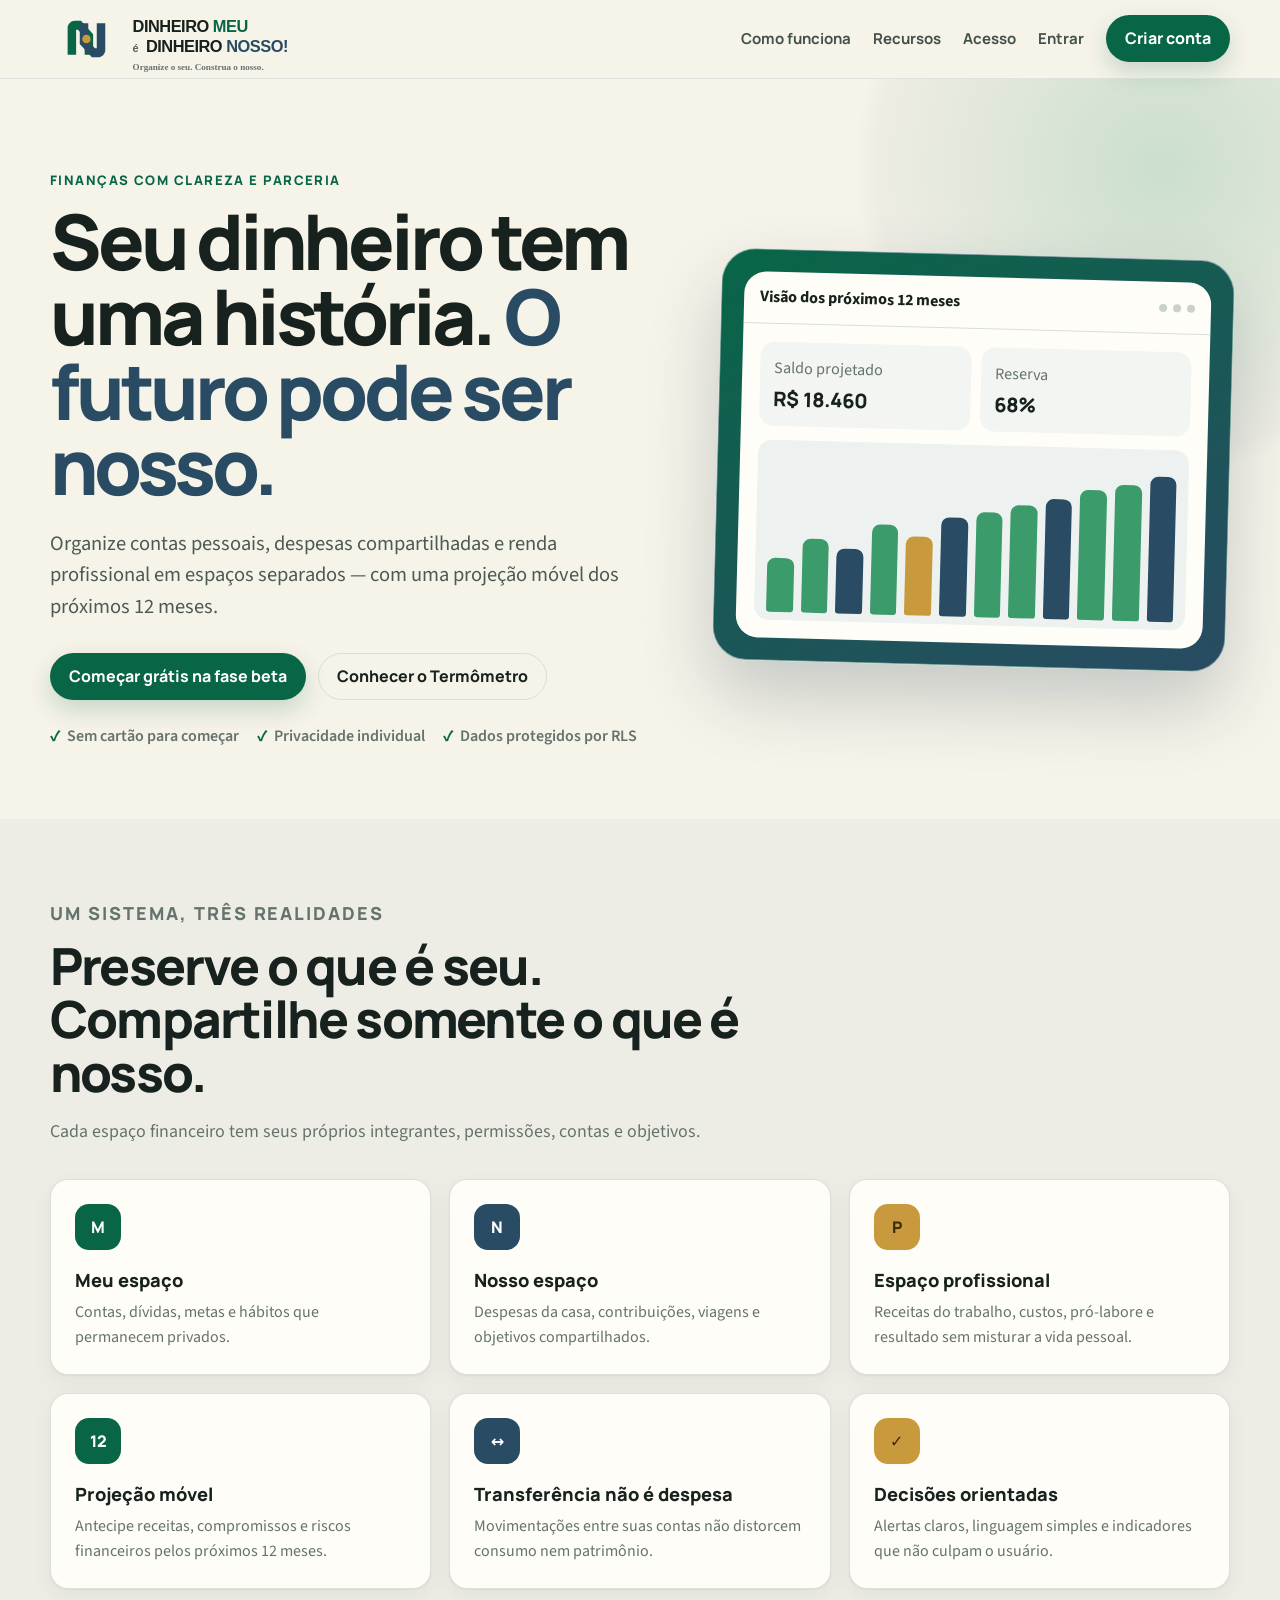
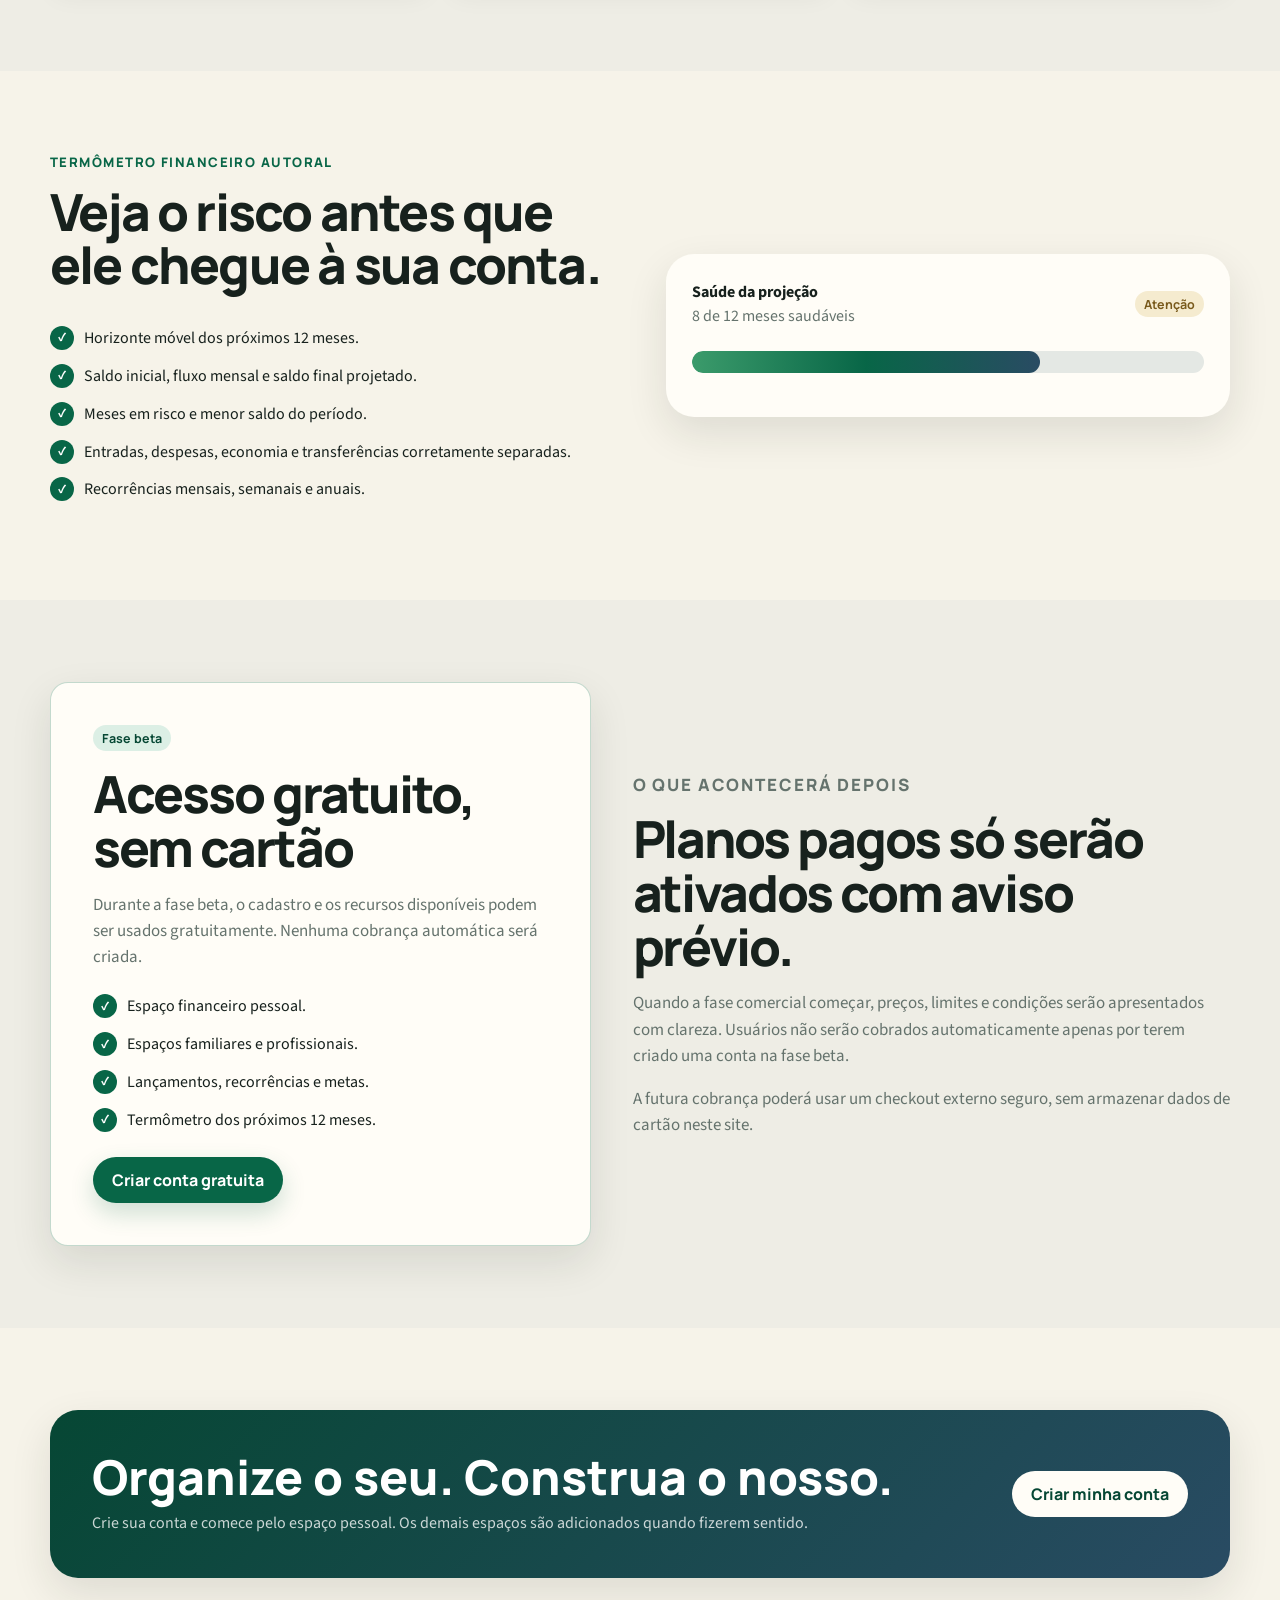
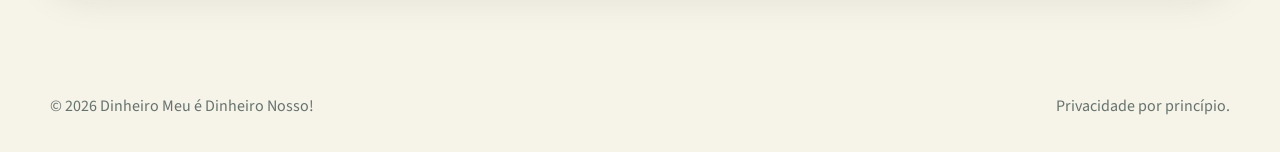
<file: index.html>
<!doctype html>
<html lang="pt-BR">
<head>
  <meta charset="utf-8">
  <meta name="viewport" content="width=device-width, initial-scale=1">
  <meta name="description" content="Organização financeira pessoal, familiar e profissional com projeção inteligente dos próximos 12 meses.">
  <meta name="theme-color" content="#086647">
  <title>Dinheiro Meu é Dinheiro Nosso!</title>
  <link rel="icon" href="/assets/icon.svg" type="image/svg+xml">
  <link rel="manifest" href="/manifest.webmanifest">
  <link rel="stylesheet" href="/css/tokens.css">
  <link rel="stylesheet" href="/css/global.css">
  <link rel="stylesheet" href="/css/marketing.css">
</head>
<body>
  <header class="site-header">
    <div class="container">
      <a href="/" aria-label="Página inicial"><img class="brand-logo" src="/assets/logo.svg" alt="Dinheiro Meu é Dinheiro Nosso!"></a>
      <nav class="site-nav" aria-label="Principal">
        <a href="#como-funciona">Como funciona</a>
        <a href="#recursos">Recursos</a>
        <a href="#acesso">Acesso</a>
        <a href="/entrar">Entrar</a>
        <a class="btn btn-primary" href="/cadastro">Criar conta</a>
      </nav>
    </div>
  </header>

  <main>
    <section class="hero">
      <div class="container hero-grid">
        <div>
          <p class="eyebrow">Finanças com clareza e parceria</p>
          <h1>Seu dinheiro tem uma história. <span>O futuro pode ser nosso.</span></h1>
          <p class="hero-lead">Organize contas pessoais, despesas compartilhadas e renda profissional em espaços separados — com uma projeção móvel dos próximos 12 meses.</p>
          <div class="hero-actions">
            <a class="btn btn-primary" href="/cadastro">Começar grátis na fase beta</a>
            <a class="btn btn-ghost" href="#termometro">Conhecer o Termômetro</a>
          </div>
          <div class="hero-proof">
            <span>Sem cartão para começar</span>
            <span>Privacidade individual</span>
            <span>Dados protegidos por RLS</span>
          </div>
        </div>

        <div class="preview" aria-label="Prévia visual do painel">
          <div class="preview-inner">
            <div class="preview-top"><strong>Visão dos próximos 12 meses</strong><span class="preview-dots"><i></i><i></i><i></i></span></div>
            <div class="preview-body">
              <div class="preview-kpis">
                <div class="preview-kpi"><span class="muted">Saldo projetado</span><strong>R$ 18.460</strong></div>
                <div class="preview-kpi"><span class="muted">Reserva</span><strong>68%</strong></div>
              </div>
              <div class="preview-chart" aria-hidden="true">
                <i style="height:35%"></i><i style="height:48%"></i><i style="height:42%"></i><i style="height:58%"></i><i style="height:51%"></i><i style="height:64%"></i><i style="height:68%"></i><i style="height:73%"></i><i style="height:78%"></i><i style="height:84%"></i><i style="height:88%"></i><i style="height:94%"></i>
              </div>
            </div>
          </div>
        </div>
      </div>
    </section>

    <section id="recursos" class="section section-soft">
      <div class="container">
        <div class="section-heading">
          <p class="eyebrow">Um sistema, três realidades</p>
          <h2>Preserve o que é seu. Compartilhe somente o que é nosso.</h2>
          <p>Cada espaço financeiro tem seus próprios integrantes, permissões, contas e objetivos.</p>
        </div>
        <div class="features">
          <article class="card feature"><div class="feature-icon">M</div><h3>Meu espaço</h3><p>Contas, dívidas, metas e hábitos que permanecem privados.</p></article>
          <article class="card feature"><div class="feature-icon">N</div><h3>Nosso espaço</h3><p>Despesas da casa, contribuições, viagens e objetivos compartilhados.</p></article>
          <article class="card feature"><div class="feature-icon">P</div><h3>Espaço profissional</h3><p>Receitas do trabalho, custos, pró-labore e resultado sem misturar a vida pessoal.</p></article>
          <article class="card feature"><div class="feature-icon">12</div><h3>Projeção móvel</h3><p>Antecipe receitas, compromissos e riscos financeiros pelos próximos 12 meses.</p></article>
          <article class="card feature"><div class="feature-icon">↔</div><h3>Transferência não é despesa</h3><p>Movimentações entre suas contas não distorcem consumo nem patrimônio.</p></article>
          <article class="card feature"><div class="feature-icon">✓</div><h3>Decisões orientadas</h3><p>Alertas claros, linguagem simples e indicadores que não culpam o usuário.</p></article>
        </div>
      </div>
    </section>

    <section id="termometro" class="section">
      <div class="container split">
        <div>
          <p class="eyebrow">Termômetro Financeiro autoral</p>
          <div class="section-heading"><h2>Veja o risco antes que ele chegue à sua conta.</h2></div>
          <ul class="check-list">
            <li>Horizonte móvel dos próximos 12 meses.</li>
            <li>Saldo inicial, fluxo mensal e saldo final projetado.</li>
            <li>Meses em risco e menor saldo do período.</li>
            <li>Entradas, despesas, economia e transferências corretamente separadas.</li>
            <li>Recorrências mensais, semanais e anuais.</li>
          </ul>
        </div>
        <div class="thermometer-card">
          <div class="row-between"><div><strong>Saúde da projeção</strong><div class="muted">8 de 12 meses saudáveis</div></div><span class="badge badge-gold">Atenção</span></div>
          <div class="thermometer-track" style="margin-top:22px"><div class="thermometer-fill"></div></div>
          <div class="month-row" aria-hidden="true"><i style="height:38%"></i><i style="height:51%"></i><i style="height:62%"></i><i style="height:44%"></i><i style="height:28%"></i><i style="height:22%"></i><i style="height:18%"></i><i style="height:26%"></i><i style="height:52%"></i><i style="height:68%"></i><i style="height:78%"></i><i style="height:88%"></i></div>
        </div>
      </div>
    </section>

    <section id="acesso" class="section section-soft">
      <div class="container access-grid">
        <article class="card access-card access-card-featured">
          <span class="badge badge-green">Fase beta</span>
          <h2>Acesso gratuito, sem cartão</h2>
          <p>Durante a fase beta, o cadastro e os recursos disponíveis podem ser usados gratuitamente. Nenhuma cobrança automática será criada.</p>
          <ul class="check-list">
            <li>Espaço financeiro pessoal.</li>
            <li>Espaços familiares e profissionais.</li>
            <li>Lançamentos, recorrências e metas.</li>
            <li>Termômetro dos próximos 12 meses.</li>
          </ul>
          <a class="btn btn-primary" href="/cadastro">Criar conta gratuita</a>
        </article>
        <article class="access-explanation">
          <p class="eyebrow">O que acontecerá depois</p>
          <h2>Planos pagos só serão ativados com aviso prévio.</h2>
          <p>Quando a fase comercial começar, preços, limites e condições serão apresentados com clareza. Usuários não serão cobrados automaticamente apenas por terem criado uma conta na fase beta.</p>
          <p>A futura cobrança poderá usar um checkout externo seguro, sem armazenar dados de cartão neste site.</p>
        </article>
      </div>
    </section>

    <section id="como-funciona" class="section">
      <div class="container">
        <div class="cta">
          <div><h2>Organize o seu. Construa o nosso.</h2><p>Crie sua conta e comece pelo espaço pessoal. Os demais espaços são adicionados quando fizerem sentido.</p></div>
          <a class="btn" href="/cadastro">Criar minha conta</a>
        </div>
      </div>
    </section>
  </main>

  <footer class="site-footer"><div class="container"><span>© 2026 Dinheiro Meu é Dinheiro Nosso!</span><span>Privacidade por princípio.</span></div></footer>
  <script type="module">import { registerServiceWorker } from '/js/ui.js'; registerServiceWorker();</script>
</body>
</html>
</file>
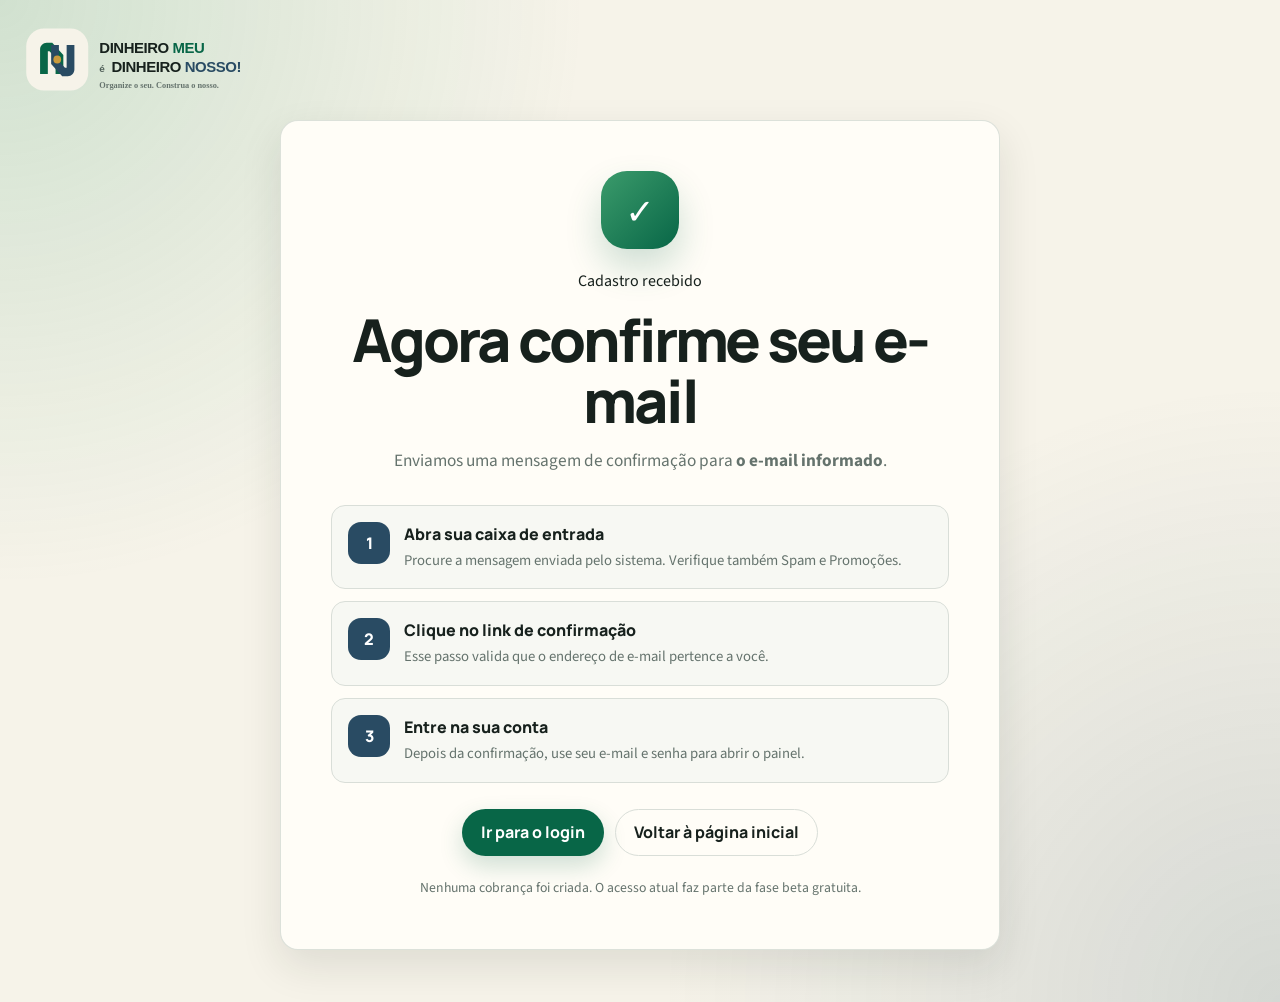
<file: cadastro-sucesso.html>
<!doctype html>
<html lang="pt-BR">
<head>
  <meta charset="utf-8">
  <meta name="viewport" content="width=device-width, initial-scale=1">
  <meta name="theme-color" content="#086647">
  <meta name="robots" content="noindex,nofollow">
  <title>Confirme seu cadastro | Dinheiro Meu é Dinheiro Nosso!</title>
  <link rel="icon" href="/assets/icon.svg" type="image/svg+xml">
  <link rel="stylesheet" href="/css/tokens.css">
  <link rel="stylesheet" href="/css/global.css">
  <link rel="stylesheet" href="/css/signup-success.css">
</head>
<body>
  <main class="signup-success-page">
    <a class="signup-success-brand" href="/"><img src="/assets/logo.svg" alt="Dinheiro Meu é Dinheiro Nosso!"></a>

    <section class="card signup-success-card">
      <div class="success-mark" aria-hidden="true">✓</div>
      <p class="eyebrow">Cadastro recebido</p>
      <h1>Agora confirme seu e-mail</h1>
      <p class="signup-success-lead">Enviamos uma mensagem de confirmação para <strong data-signup-email>o e-mail informado</strong>.</p>

      <ol class="signup-steps">
        <li><span>1</span><div><strong>Abra sua caixa de entrada</strong><p>Procure a mensagem enviada pelo sistema. Verifique também Spam e Promoções.</p></div></li>
        <li><span>2</span><div><strong>Clique no link de confirmação</strong><p>Esse passo valida que o endereço de e-mail pertence a você.</p></div></li>
        <li><span>3</span><div><strong>Entre na sua conta</strong><p>Depois da confirmação, use seu e-mail e senha para abrir o painel.</p></div></li>
      </ol>

      <div class="signup-success-actions">
        <a class="btn btn-primary" href="/entrar">Ir para o login</a>
        <a class="btn btn-ghost" href="/">Voltar à página inicial</a>
      </div>

      <p class="signup-success-note">Nenhuma cobrança foi criada. O acesso atual faz parte da fase beta gratuita.</p>
    </section>
  </main>

  <script>
    const email = sessionStorage.getItem('dmdn.signupEmail');
    if (email) document.querySelector('[data-signup-email]').textContent = email;
  </script>
</body>
</html>
</file>
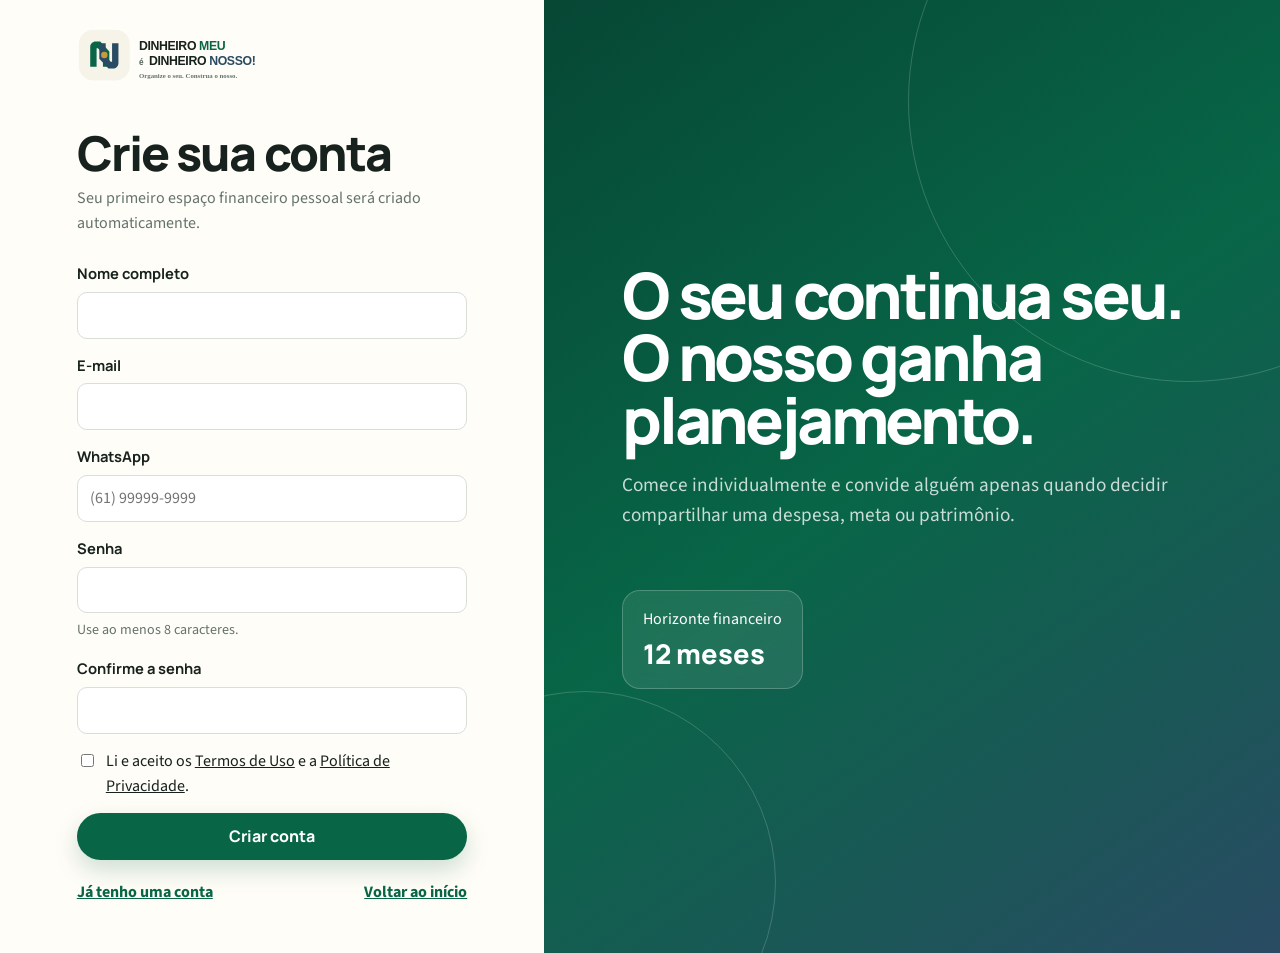
<file: cadastro.html>
<!doctype html>
<html lang="pt-BR">
<head>
  <meta charset="utf-8"><meta name="viewport" content="width=device-width, initial-scale=1"><meta name="theme-color" content="#086647">
  <title>Crie sua conta | Dinheiro Meu é Dinheiro Nosso!</title>
  <link rel="icon" href="/assets/icon.svg" type="image/svg+xml">
  <link rel="stylesheet" href="/css/tokens.css"><link rel="stylesheet" href="/css/global.css"><link rel="stylesheet" href="/css/auth.css">
  <script src="/js/env.js"></script>
</head>
<body>
  <main class="auth-page">
    <section class="auth-panel">
      <a class="auth-brand" href="/"><img src="/assets/logo.svg" alt="Dinheiro Meu é Dinheiro Nosso!"></a>
      <div class="auth-box">
        <h1>Crie sua conta</h1><p>Seu primeiro espaço financeiro pessoal será criado automaticamente.</p>
        <div data-auth-message class="alert alert-info" hidden></div>
        <form class="auth-form" data-auth-form="signup" novalidate>
          <div class="field"><label for="full_name">Nome completo</label><input class="input" id="full_name" name="full_name" autocomplete="name" required></div>
          <div class="field"><label for="email">E-mail</label><input class="input" id="email" name="email" type="email" autocomplete="email" required></div>
          <div class="field"><label for="whatsapp">WhatsApp</label><input class="input" id="whatsapp" name="whatsapp" inputmode="tel" autocomplete="tel" placeholder="(61) 99999-9999"></div>
          <div class="field"><label for="password">Senha</label><input class="input" id="password" name="password" type="password" minlength="8" autocomplete="new-password" required><span class="help">Use ao menos 8 caracteres.</span></div>
          <div class="field"><label for="password_confirmation">Confirme a senha</label><input class="input" id="password_confirmation" name="password_confirmation" type="password" minlength="8" autocomplete="new-password" required></div>
          <label class="checkbox"><input name="terms" type="checkbox" required><span>Li e aceito os <a href="/termos" target="_blank" rel="noopener">Termos de Uso</a> e a <a href="/privacidade" target="_blank" rel="noopener">Política de Privacidade</a>.</span></label>
          <button class="btn btn-primary btn-block" type="submit">Criar conta</button>
        </form>
        <div class="auth-links"><a href="/entrar">Já tenho uma conta</a><a href="/">Voltar ao início</a></div>
      </div>
    </section>
    <aside class="auth-visual"><div class="auth-message"><h2>O seu continua seu. O nosso ganha planejamento.</h2><p>Comece individualmente e convide alguém apenas quando decidir compartilhar uma despesa, meta ou patrimônio.</p><div class="auth-stat"><span>Horizonte financeiro</span><strong>12 meses</strong></div></div></aside>
  </main>
  <script type="module" src="/js/auth.js"></script>
</body>
</html>
</file>
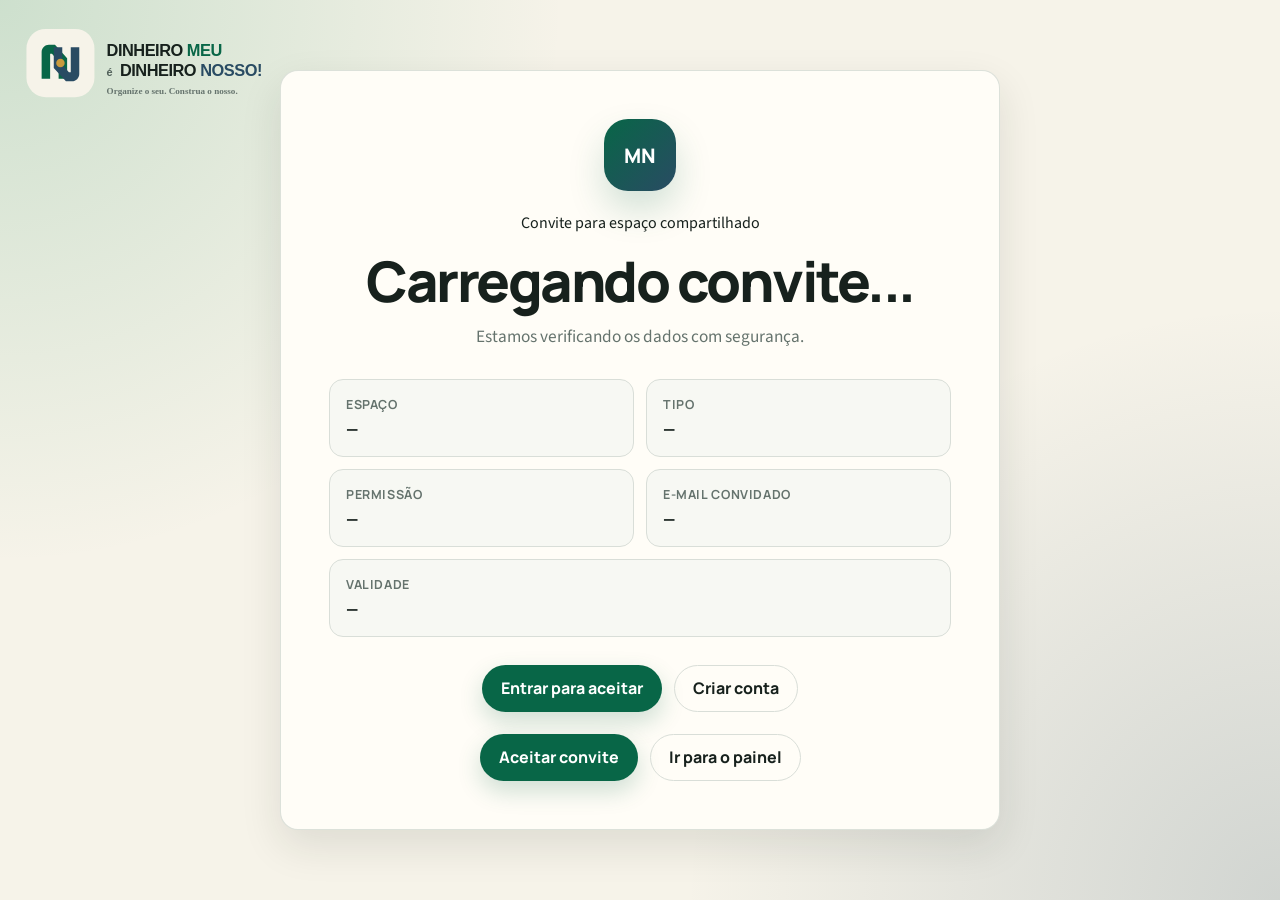
<file: convite.html>
<!doctype html>
<html lang="pt-BR">
<head>
  <meta charset="utf-8">
  <meta name="viewport" content="width=device-width, initial-scale=1">
  <meta name="theme-color" content="#086647">
  <meta name="robots" content="noindex,nofollow">
  <title>Convite | Dinheiro Meu é Dinheiro Nosso!</title>
  <link rel="icon" href="/assets/icon.svg" type="image/svg+xml">
  <link rel="stylesheet" href="/css/tokens.css">
  <link rel="stylesheet" href="/css/global.css">
  <link rel="stylesheet" href="/css/invite.css">
  <script src="/js/env.js"></script>
</head>
<body>
  <main class="invite-page">
    <a class="invite-brand" href="/"><img src="/assets/logo.svg" alt="Dinheiro Meu é Dinheiro Nosso!"></a>

    <section class="card invite-card" aria-live="polite">
      <div class="invite-icon" aria-hidden="true">MN</div>
      <p class="eyebrow">Convite para espaço compartilhado</p>
      <h1 data-invite-title>Carregando convite...</h1>
      <p class="invite-lead" data-invite-description>Estamos verificando os dados com segurança.</p>

      <div class="invite-details" data-invite-details hidden>
        <div><span>Espaço</span><strong data-invite-space>—</strong></div>
        <div><span>Tipo</span><strong data-invite-type>—</strong></div>
        <div><span>Permissão</span><strong data-invite-role>—</strong></div>
        <div><span>E-mail convidado</span><strong data-invite-email>—</strong></div>
        <div><span>Validade</span><strong data-invite-expiry>—</strong></div>
      </div>

      <div class="alert alert-info" data-invite-message hidden></div>

      <div class="invite-actions" data-guest-actions hidden>
        <a class="btn btn-primary" data-login-link href="/entrar">Entrar para aceitar</a>
        <a class="btn btn-ghost" data-signup-link href="/cadastro">Criar conta</a>
      </div>

      <div class="invite-actions" data-member-actions hidden>
        <button class="btn btn-primary" type="button" data-accept-invite>Aceitar convite</button>
        <a class="btn btn-ghost" href="/painel">Ir para o painel</a>
      </div>
    </section>
  </main>

  <script type="module" src="/js/convite.js"></script>
</body>
</html>
</file>
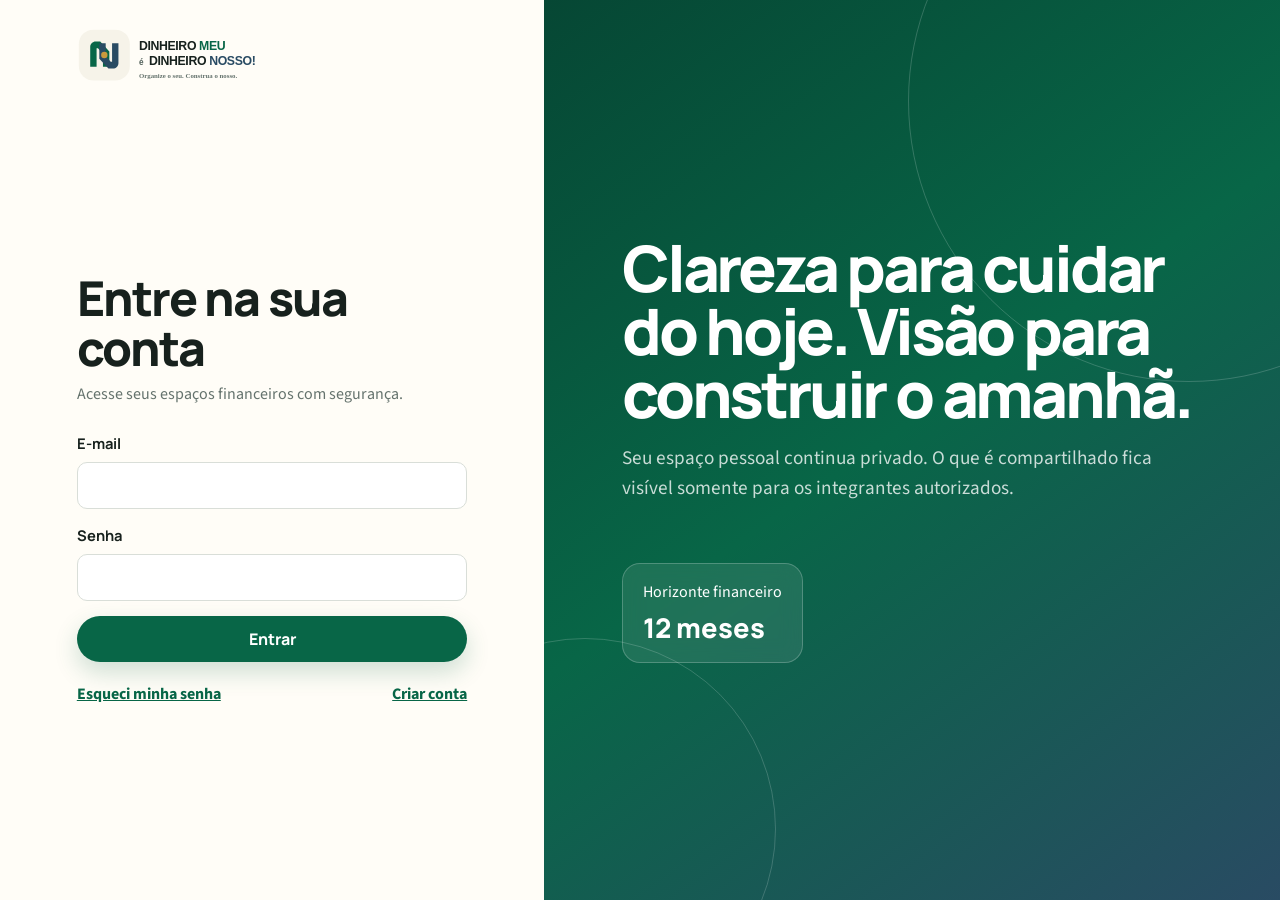
<file: login.html>
<!doctype html>
<html lang="pt-BR">
<head>
  <meta charset="utf-8"><meta name="viewport" content="width=device-width, initial-scale=1"><meta name="theme-color" content="#086647">
  <title>Entre na sua conta | Dinheiro Meu é Dinheiro Nosso!</title>
  <link rel="icon" href="/assets/icon.svg" type="image/svg+xml">
  <link rel="stylesheet" href="/css/tokens.css"><link rel="stylesheet" href="/css/global.css"><link rel="stylesheet" href="/css/auth.css">
  <script src="/js/env.js"></script>
</head>
<body>
  <main class="auth-page">
    <section class="auth-panel">
      <a class="auth-brand" href="/"><img src="/assets/logo.svg" alt="Dinheiro Meu é Dinheiro Nosso!"></a>
      <div class="auth-box">
        <h1>Entre na sua conta</h1><p>Acesse seus espaços financeiros com segurança.</p>
        <div data-auth-message class="alert alert-info" hidden></div>
        <form class="auth-form" data-auth-form="login" novalidate><div class="field"><label for="email">E-mail</label><input class="input" id="email" name="email" type="email" autocomplete="email" required></div>
       <div class="field"><label for="password">Senha</label><input class="input" id="password" name="password" type="password" autocomplete="current-password" required></div><button class="btn btn-primary btn-block" type="submit">Entrar</button></form>
        <div class="auth-links"><a href="/recuperar-senha">Esqueci minha senha</a><a href="/cadastro">Criar conta</a></div>
      </div>
    </section>
    <aside class="auth-visual"><div class="auth-message"><h2>Clareza para cuidar do hoje. Visão para construir o amanhã.</h2><p>Seu espaço pessoal continua privado. O que é compartilhado fica visível somente para os integrantes autorizados.</p><div class="auth-stat"><span>Horizonte financeiro</span><strong>12 meses</strong></div></div></aside>
  </main>
  <script type="module" src="/js/auth.js"></script>
</body>
</html>
</file>
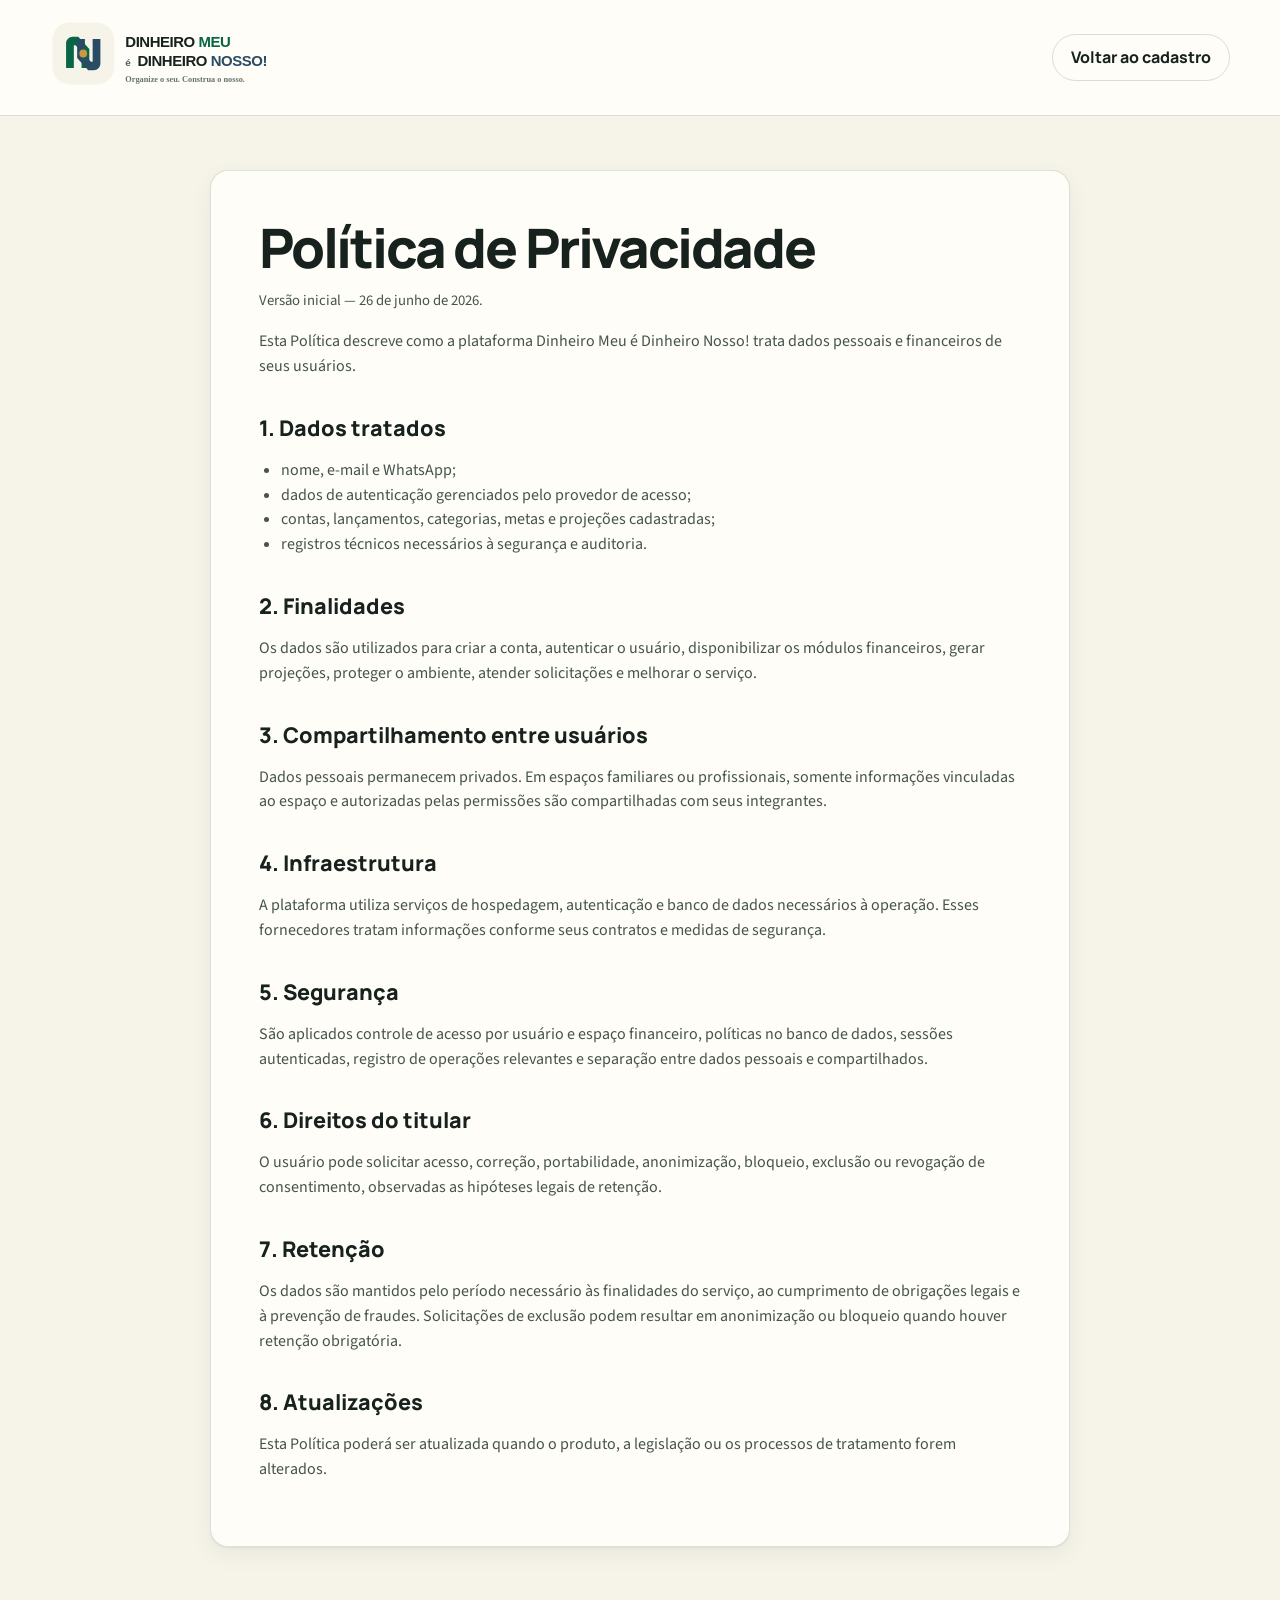
<file: privacidade.html>
<!doctype html>
<html lang="pt-BR">
<head>
  <meta charset="utf-8"><meta name="viewport" content="width=device-width, initial-scale=1"><meta name="theme-color" content="#086647">
  <title>Política de Privacidade | Dinheiro Meu é Dinheiro Nosso!</title>
  <link rel="icon" href="/assets/icon.svg" type="image/svg+xml">
  <link rel="stylesheet" href="/css/tokens.css"><link rel="stylesheet" href="/css/global.css"><link rel="stylesheet" href="/css/legal.css">
</head>
<body>
  <header class="legal-header"><div class="container"><a href="/"><img src="/assets/logo.svg" alt="Dinheiro Meu é Dinheiro Nosso!"></a><a class="btn btn-ghost" href="/cadastro">Voltar ao cadastro</a></div></header>
  <main class="legal-main"><div class="container"><article class="card legal-document">
    <h1>Política de Privacidade</h1><p class="legal-updated">Versão inicial — 26 de junho de 2026.</p>
    <p>Esta Política descreve como a plataforma Dinheiro Meu é Dinheiro Nosso! trata dados pessoais e financeiros de seus usuários.</p>
    <h2>1. Dados tratados</h2><ul><li>nome, e-mail e WhatsApp;</li><li>dados de autenticação gerenciados pelo provedor de acesso;</li><li>contas, lançamentos, categorias, metas e projeções cadastradas;</li><li>registros técnicos necessários à segurança e auditoria.</li></ul>
    <h2>2. Finalidades</h2><p>Os dados são utilizados para criar a conta, autenticar o usuário, disponibilizar os módulos financeiros, gerar projeções, proteger o ambiente, atender solicitações e melhorar o serviço.</p>
    <h2>3. Compartilhamento entre usuários</h2><p>Dados pessoais permanecem privados. Em espaços familiares ou profissionais, somente informações vinculadas ao espaço e autorizadas pelas permissões são compartilhadas com seus integrantes.</p>
    <h2>4. Infraestrutura</h2><p>A plataforma utiliza serviços de hospedagem, autenticação e banco de dados necessários à operação. Esses fornecedores tratam informações conforme seus contratos e medidas de segurança.</p>
    <h2>5. Segurança</h2><p>São aplicados controle de acesso por usuário e espaço financeiro, políticas no banco de dados, sessões autenticadas, registro de operações relevantes e separação entre dados pessoais e compartilhados.</p>
    <h2>6. Direitos do titular</h2><p>O usuário pode solicitar acesso, correção, portabilidade, anonimização, bloqueio, exclusão ou revogação de consentimento, observadas as hipóteses legais de retenção.</p>
    <h2>7. Retenção</h2><p>Os dados são mantidos pelo período necessário às finalidades do serviço, ao cumprimento de obrigações legais e à prevenção de fraudes. Solicitações de exclusão podem resultar em anonimização ou bloqueio quando houver retenção obrigatória.</p>
    <h2>8. Atualizações</h2><p>Esta Política poderá ser atualizada quando o produto, a legislação ou os processos de tratamento forem alterados.</p>
  </article></div></main>
</body>
</html>
</file>
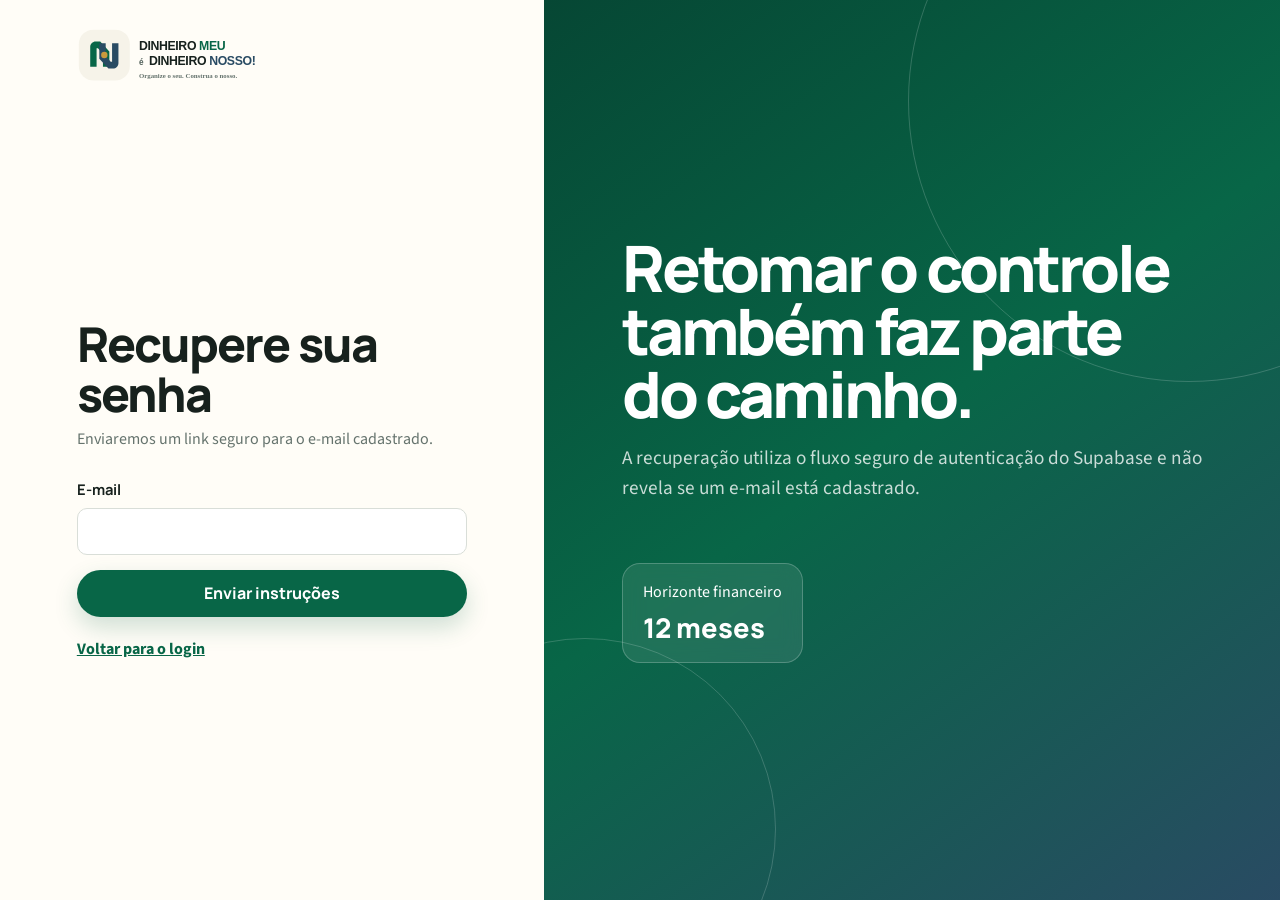
<file: recuperar-senha.html>
<!doctype html>
<html lang="pt-BR">
<head>
  <meta charset="utf-8"><meta name="viewport" content="width=device-width, initial-scale=1"><meta name="theme-color" content="#086647">
  <title>Recupere sua senha | Dinheiro Meu é Dinheiro Nosso!</title>
  <link rel="icon" href="/assets/icon.svg" type="image/svg+xml">
  <link rel="stylesheet" href="/css/tokens.css"><link rel="stylesheet" href="/css/global.css"><link rel="stylesheet" href="/css/auth.css">
  <script src="/js/env.js"></script>
</head>
<body>
  <main class="auth-page">
    <section class="auth-panel">
      <a class="auth-brand" href="/"><img src="/assets/logo.svg" alt="Dinheiro Meu é Dinheiro Nosso!"></a>
      <div class="auth-box">
        <h1>Recupere sua senha</h1><p>Enviaremos um link seguro para o e-mail cadastrado.</p>
        <div data-auth-message class="alert alert-info" hidden></div>
        <form class="auth-form" data-auth-form="recover" novalidate><div class="field"><label for="email">E-mail</label><input class="input" id="email" name="email" type="email" autocomplete="email" required></div><button class="btn btn-primary btn-block" type="submit">Enviar instruções</button></form>
        <div class="auth-links"><a href="/entrar">Voltar para o login</a></div>
      </div>
    </section>
    <aside class="auth-visual"><div class="auth-message"><h2>Retomar o controle também faz parte do caminho.</h2><p>A recuperação utiliza o fluxo seguro de autenticação do Supabase e não revela se um e-mail está cadastrado.</p><div class="auth-stat"><span>Horizonte financeiro</span><strong>12 meses</strong></div></div></aside>
  </main>
  <script type="module" src="/js/auth.js"></script>
</body>
</html>
</file>
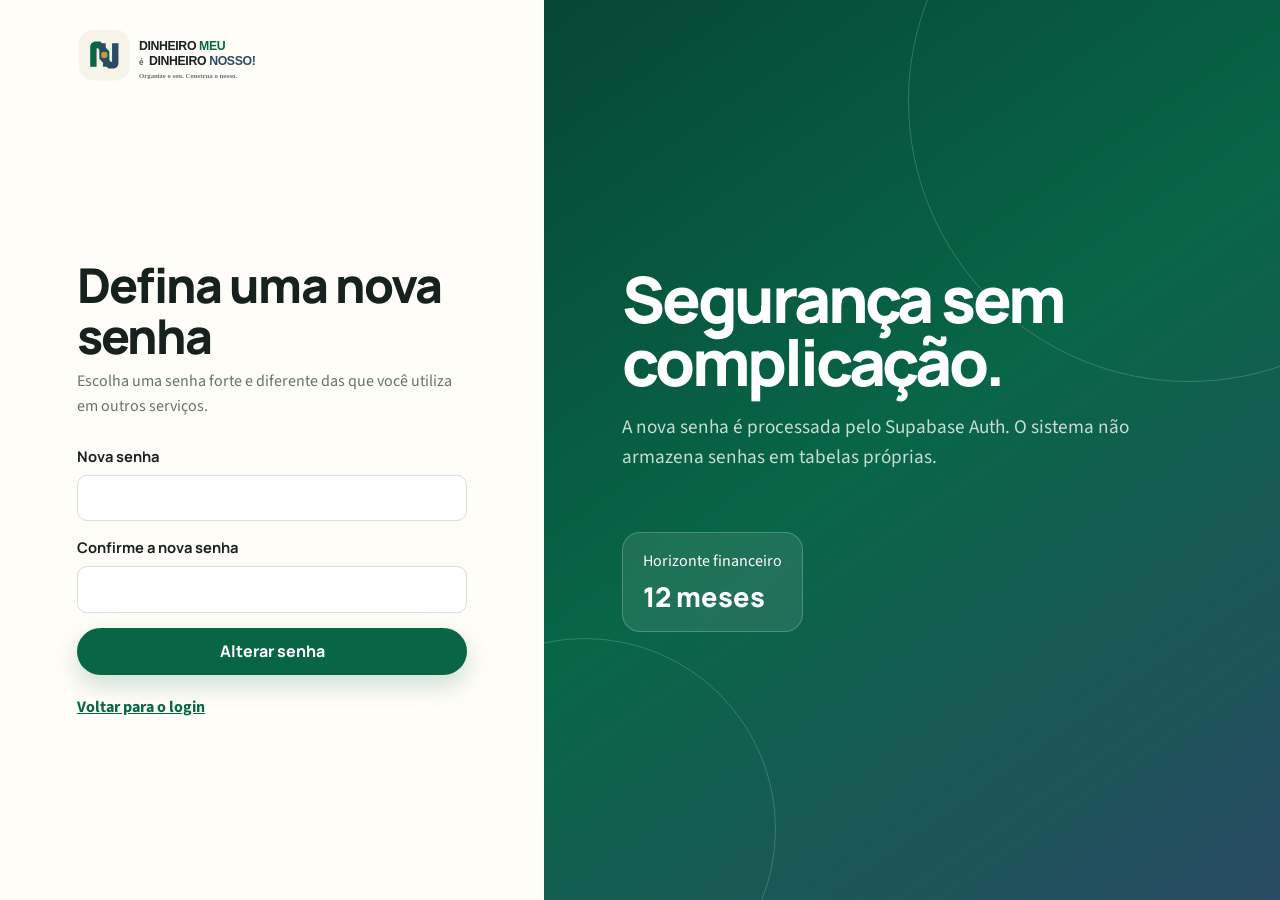
<file: redefinir-senha.html>
<!doctype html>
<html lang="pt-BR">
<head>
  <meta charset="utf-8"><meta name="viewport" content="width=device-width, initial-scale=1"><meta name="theme-color" content="#086647">
  <title>Defina uma nova senha | Dinheiro Meu é Dinheiro Nosso!</title>
  <link rel="icon" href="/assets/icon.svg" type="image/svg+xml">
  <link rel="stylesheet" href="/css/tokens.css"><link rel="stylesheet" href="/css/global.css"><link rel="stylesheet" href="/css/auth.css">
  <script src="/js/env.js"></script>
</head>
<body>
  <main class="auth-page">
    <section class="auth-panel">
      <a class="auth-brand" href="/"><img src="/assets/logo.svg" alt="Dinheiro Meu é Dinheiro Nosso!"></a>
      <div class="auth-box">
        <h1>Defina uma nova senha</h1><p>Escolha uma senha forte e diferente das que você utiliza em outros serviços.</p>
        <div data-auth-message class="alert alert-info" hidden></div>
        <form class="auth-form" data-auth-form="reset" novalidate><div class="field"><label for="password">Nova senha</label><input class="input" id="password" name="password" type="password" minlength="8" autocomplete="new-password" required></div>
       <div class="field"><label for="password_confirmation">Confirme a nova senha</label><input class="input" id="password_confirmation" name="password_confirmation" type="password" minlength="8" autocomplete="new-password" required></div><button class="btn btn-primary btn-block" type="submit">Alterar senha</button></form>
        <div class="auth-links"><a href="/entrar">Voltar para o login</a></div>
      </div>
    </section>
    <aside class="auth-visual"><div class="auth-message"><h2>Segurança sem complicação.</h2><p>A nova senha é processada pelo Supabase Auth. O sistema não armazena senhas em tabelas próprias.</p><div class="auth-stat"><span>Horizonte financeiro</span><strong>12 meses</strong></div></div></aside>
  </main>
  <script type="module" src="/js/auth.js"></script>
</body>
</html>
</file>
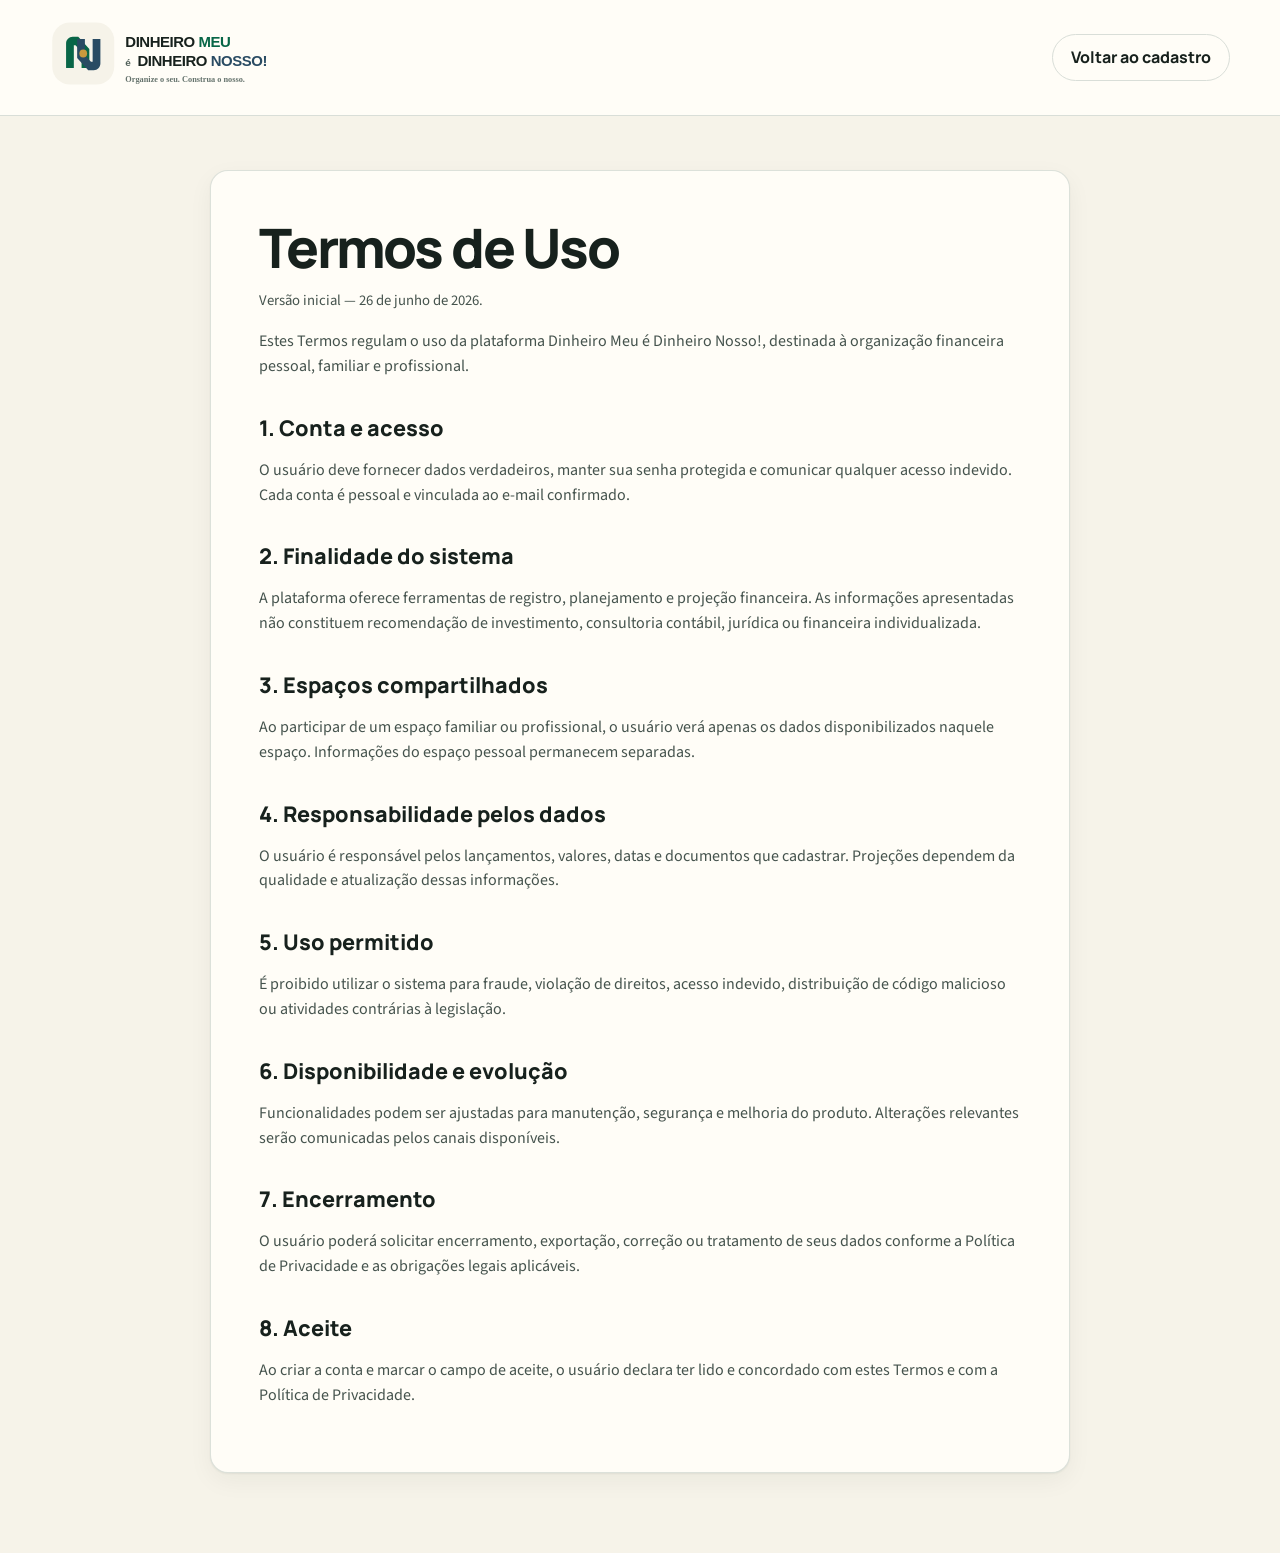
<file: termos.html>
<!doctype html>
<html lang="pt-BR">
<head>
  <meta charset="utf-8"><meta name="viewport" content="width=device-width, initial-scale=1"><meta name="theme-color" content="#086647">
  <title>Termos de Uso | Dinheiro Meu é Dinheiro Nosso!</title>
  <link rel="icon" href="/assets/icon.svg" type="image/svg+xml">
  <link rel="stylesheet" href="/css/tokens.css"><link rel="stylesheet" href="/css/global.css"><link rel="stylesheet" href="/css/legal.css">
</head>
<body>
  <header class="legal-header"><div class="container"><a href="/"><img src="/assets/logo.svg" alt="Dinheiro Meu é Dinheiro Nosso!"></a><a class="btn btn-ghost" href="/cadastro">Voltar ao cadastro</a></div></header>
  <main class="legal-main"><div class="container"><article class="card legal-document">
    <h1>Termos de Uso</h1><p class="legal-updated">Versão inicial — 26 de junho de 2026.</p>
    <p>Estes Termos regulam o uso da plataforma Dinheiro Meu é Dinheiro Nosso!, destinada à organização financeira pessoal, familiar e profissional.</p>
    <h2>1. Conta e acesso</h2><p>O usuário deve fornecer dados verdadeiros, manter sua senha protegida e comunicar qualquer acesso indevido. Cada conta é pessoal e vinculada ao e-mail confirmado.</p>
    <h2>2. Finalidade do sistema</h2><p>A plataforma oferece ferramentas de registro, planejamento e projeção financeira. As informações apresentadas não constituem recomendação de investimento, consultoria contábil, jurídica ou financeira individualizada.</p>
    <h2>3. Espaços compartilhados</h2><p>Ao participar de um espaço familiar ou profissional, o usuário verá apenas os dados disponibilizados naquele espaço. Informações do espaço pessoal permanecem separadas.</p>
    <h2>4. Responsabilidade pelos dados</h2><p>O usuário é responsável pelos lançamentos, valores, datas e documentos que cadastrar. Projeções dependem da qualidade e atualização dessas informações.</p>
    <h2>5. Uso permitido</h2><p>É proibido utilizar o sistema para fraude, violação de direitos, acesso indevido, distribuição de código malicioso ou atividades contrárias à legislação.</p>
    <h2>6. Disponibilidade e evolução</h2><p>Funcionalidades podem ser ajustadas para manutenção, segurança e melhoria do produto. Alterações relevantes serão comunicadas pelos canais disponíveis.</p>
    <h2>7. Encerramento</h2><p>O usuário poderá solicitar encerramento, exportação, correção ou tratamento de seus dados conforme a Política de Privacidade e as obrigações legais aplicáveis.</p>
    <h2>8. Aceite</h2><p>Ao criar a conta e marcar o campo de aceite, o usuário declara ter lido e concordado com estes Termos e com a Política de Privacidade.</p>
  </article></div></main>
</body>
</html>
</file>
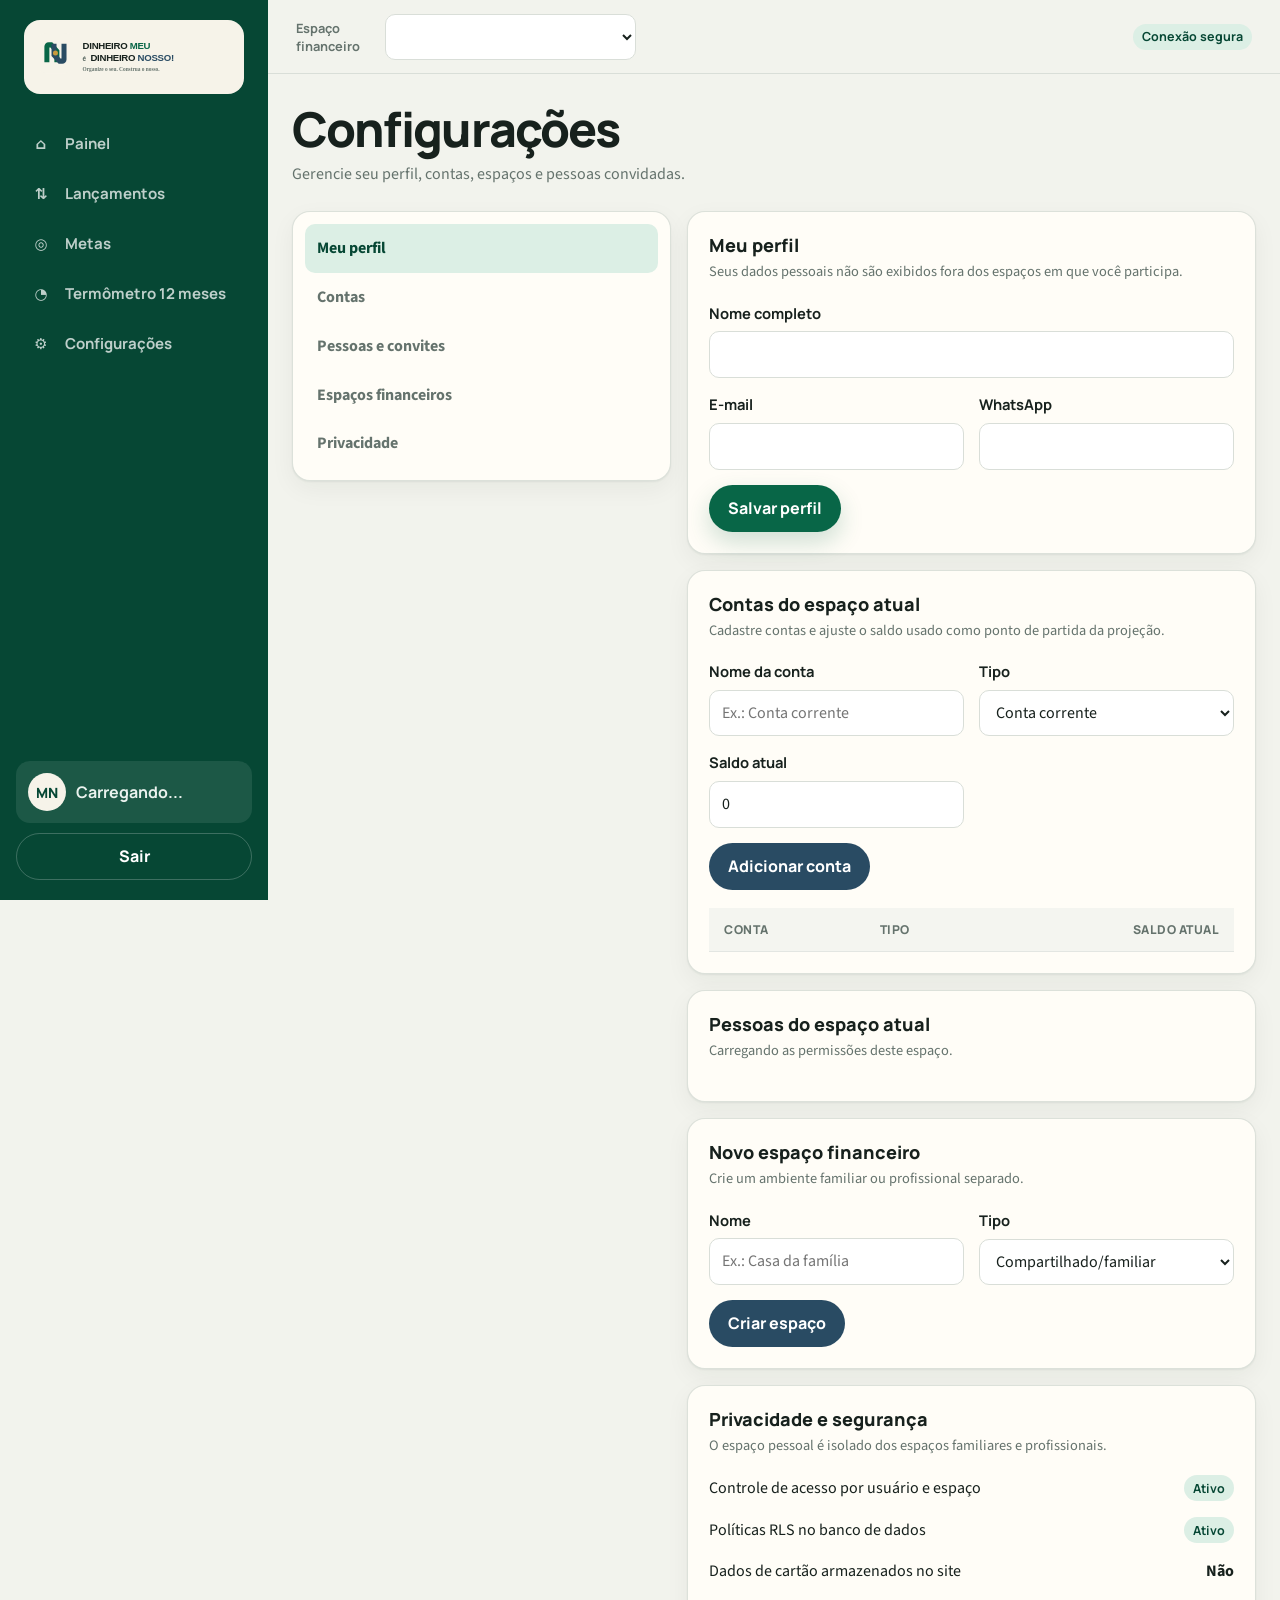
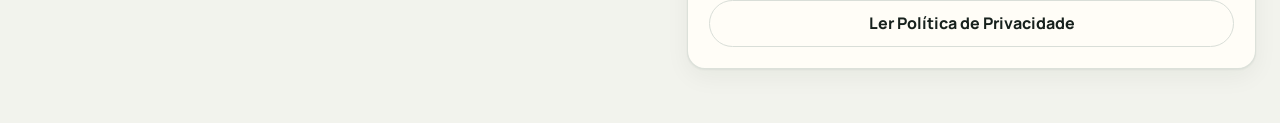
<file: app/configuracoes.html>
<!doctype html>
<html lang="pt-BR">
<head>
  <meta charset="utf-8">
  <meta name="viewport" content="width=device-width, initial-scale=1">
  <meta name="theme-color" content="#086647">
  <title>Configurações | Dinheiro Meu é Dinheiro Nosso!</title>
  <link rel="icon" href="/assets/icon.svg" type="image/svg+xml">
  <link rel="manifest" href="/manifest.webmanifest">
  <link rel="stylesheet" href="/css/tokens.css">
  <link rel="stylesheet" href="/css/global.css">
  <link rel="stylesheet" href="/css/app.css">
  <script src="/js/env.js"></script>
</head>
<body class="app-body" data-page="configuracoes">
  <div class="app-layout">
    <aside class="sidebar">
      <a class="sidebar-logo" href="/painel"><img src="/assets/logo.svg" alt="Dinheiro Meu é Dinheiro Nosso!"></a>
      <nav class="sidebar-nav" aria-label="Painel">
        <a data-nav="dashboard" href="/painel"><span class="nav-icon">⌂</span>Painel</a>
        <a data-nav="lancamentos" href="/lancamentos"><span class="nav-icon">⇅</span>Lançamentos</a>
        <a data-nav="metas" href="/metas"><span class="nav-icon">◎</span>Metas</a>
        <a data-nav="termometro" href="/termometro"><span class="nav-icon">◔</span>Termômetro 12 meses</a>
        <a data-nav="configuracoes" href="/configuracoes"><span class="nav-icon">⚙</span>Configurações</a>
      </nav>
      <div class="sidebar-footer">
        <div class="profile-mini">
          <div class="avatar" data-profile-initials>MN</div>
          <div><strong data-profile-name>Carregando...</strong><span data-profile-email></span></div>
        </div>
        <button class="btn sidebar-logout" type="button" data-logout>Sair</button>
      </div>
    </aside>

    <div class="main">
      <header class="topbar">
        <button class="mobile-menu" data-mobile-menu type="button" aria-label="Abrir menu">☰</button>
        <div class="space-switcher">
          <label for="space-select">Espaço financeiro</label>
          <select class="select" id="space-select" data-space-select aria-label="Espaço financeiro"></select>
        </div>
        <span class="badge badge-green">Conexão segura</span>
      </header>

      <main class="page">
        <div class="page-header">
          <div><h1>Configurações</h1><p>Gerencie seu perfil, contas, espaços e pessoas convidadas.</p></div>
        </div>

        <div class="settings-grid">
          <aside class="card settings-menu" aria-label="Seções das configurações">
            <button class="active" type="button" data-settings-target="settings-profile">Meu perfil</button>
            <button type="button" data-settings-target="settings-accounts">Contas</button>
            <button type="button" data-settings-target="settings-collaboration">Pessoas e convites</button>
            <button type="button" data-settings-target="settings-spaces">Espaços financeiros</button>
            <button type="button" data-settings-target="settings-privacy">Privacidade</button>
          </aside>

          <div class="stack">
            <section class="card panel settings-section" id="settings-profile">
              <div class="panel-header"><div><h2>Meu perfil</h2><p>Seus dados pessoais não são exibidos fora dos espaços em que você participa.</p></div></div>
              <form class="form-grid" data-profile-form>
                <div class="field full"><label for="profile-name">Nome completo</label><input class="input" id="profile-name" name="full_name" required></div>
                <div class="field"><label for="profile-email">E-mail</label><input class="input" id="profile-email" name="email" type="email" disabled></div>
                <div class="field"><label for="profile-whatsapp">WhatsApp</label><input class="input" id="profile-whatsapp" name="whatsapp"></div>
                <div class="full"><button class="btn btn-primary" type="submit">Salvar perfil</button></div>
              </form>
            </section>

            <section class="card panel" data-received-invitations-section hidden>
              <div class="panel-header"><div><h2>Convites recebidos</h2><p>Espaços compartilhados que aguardam sua decisão.</p></div></div>
              <div class="invitation-list" data-received-invitations></div>
            </section>

            <section class="card panel settings-section" id="settings-accounts">
              <div class="panel-header"><div><h2>Contas do espaço atual</h2><p>Cadastre contas e ajuste o saldo usado como ponto de partida da projeção.</p></div></div>
              <div class="alert alert-info" data-account-readonly hidden>Seu perfil possui somente visualização neste espaço. Você pode consultar as contas, mas não criar novas.</div>
              <form class="form-grid" data-account-form>
                <div class="field"><label for="account-name">Nome da conta</label><input class="input" id="account-name" name="name" maxlength="80" placeholder="Ex.: Conta corrente" required></div>
                <div class="field"><label for="account-type">Tipo</label><select class="select" id="account-type" name="type"><option value="checking">Conta corrente</option><option value="savings">Poupança/reserva</option><option value="cash">Dinheiro</option><option value="investment">Investimento</option><option value="other">Outra</option></select></div>
                <div class="field"><label for="account-balance">Saldo atual</label><input class="input" id="account-balance" name="current_balance" type="number" step="0.01" value="0" required></div>
                <div class="full"><button class="btn btn-secondary" type="submit">Adicionar conta</button></div>
              </form>
              <div class="table-wrap" style="margin-top:18px">
                <table><thead><tr><th>Conta</th><th>Tipo</th><th style="text-align:right">Saldo atual</th></tr></thead><tbody data-accounts-body></tbody></table>
                <div class="empty-state" data-accounts-empty hidden><strong>Nenhuma conta</strong>Adicione uma conta para registrar lançamentos.</div>
              </div>
            </section>

            <section class="card panel settings-section" id="settings-collaboration">
              <div class="panel-header"><div><h2>Pessoas do espaço atual</h2><p data-collaboration-description>Carregando as permissões deste espaço.</p></div></div>

              <div class="alert alert-info" data-personal-space-notice hidden>O espaço pessoal permanece privado. Crie um espaço familiar ou profissional para compartilhar dados.</div>

              <div data-collaboration-content hidden>
                <form class="form-grid collaboration-form" data-invite-form hidden>
                  <div class="field"><label for="invite-email">E-mail da pessoa</label><input class="input" id="invite-email" name="email" type="email" autocomplete="email" placeholder="pessoa@exemplo.com" required></div>
                  <div class="field"><label for="invite-role">Permissão</label><select class="select" id="invite-role" name="role"><option value="editor">Pode registrar e editar</option><option value="viewer">Somente visualização</option><option value="admin">Administrador do espaço</option></select></div>
                  <div class="full"><button class="btn btn-secondary" type="submit">Criar convite</button></div>
                </form>

                <div class="share-link-box" data-share-link-box hidden>
                  <div class="field"><label for="share-link">Link para enviar à pessoa</label><div class="copy-field"><input class="input" id="share-link" data-share-link readonly><button class="btn btn-ghost" type="button" data-copy-invite>Copiar link</button></div></div>
                  <p class="help">O convite expira em sete dias e só pode ser aceito pelo e-mail informado.</p>
                </div>

                <h3 class="subsection-title">Integrantes</h3>
                <div class="table-wrap">
                  <table><thead><tr><th>Nome</th><th>E-mail</th><th>Permissão</th><th>Situação</th></tr></thead><tbody data-members-body></tbody></table>
                  <div class="empty-state" data-members-empty hidden><strong>Nenhum integrante</strong>Este espaço ainda não possui pessoas ativas.</div>
                </div>

                <div data-pending-invitations-wrapper hidden>
                  <h3 class="subsection-title">Convites enviados</h3>
                  <div class="table-wrap">
                    <table><thead><tr><th>E-mail</th><th>Permissão</th><th>Situação</th><th>Validade</th><th>Ações</th></tr></thead><tbody data-invitations-body></tbody></table>
                  </div>
                </div>
              </div>
            </section>

            <section class="card panel settings-section" id="settings-spaces">
              <div class="panel-header"><div><h2>Novo espaço financeiro</h2><p>Crie um ambiente familiar ou profissional separado.</p></div></div>
              <form class="form-grid" data-space-form>
                <div class="field"><label for="space-name">Nome</label><input class="input" id="space-name" name="name" maxlength="80" placeholder="Ex.: Casa da família" required></div>
                <div class="field"><label for="space-type">Tipo</label><select class="select" id="space-type" name="type"><option value="household">Compartilhado/familiar</option><option value="business">Profissional/negócio</option></select></div>
                <div class="full"><button class="btn btn-secondary" type="submit">Criar espaço</button></div>
              </form>
            </section>

            <section class="card panel settings-section" id="settings-privacy">
              <div class="panel-header"><div><h2>Privacidade e segurança</h2><p>O espaço pessoal é isolado dos espaços familiares e profissionais.</p></div></div>
              <div class="stack">
                <div class="row-between"><span>Controle de acesso por usuário e espaço</span><span class="badge badge-green">Ativo</span></div>
                <div class="row-between"><span>Políticas RLS no banco de dados</span><span class="badge badge-green">Ativo</span></div>
                <div class="row-between"><span>Dados de cartão armazenados no site</span><strong>Não</strong></div>
                <a class="btn btn-ghost" href="/privacidade" target="_blank" rel="noopener">Ler Política de Privacidade</a>
              </div>
            </section>
          </div>
        </div>
      </main>
    </div>
  </div>

  <script type="module" src="/js/configuracoes.js"></script>
</body>
</html>
</file>
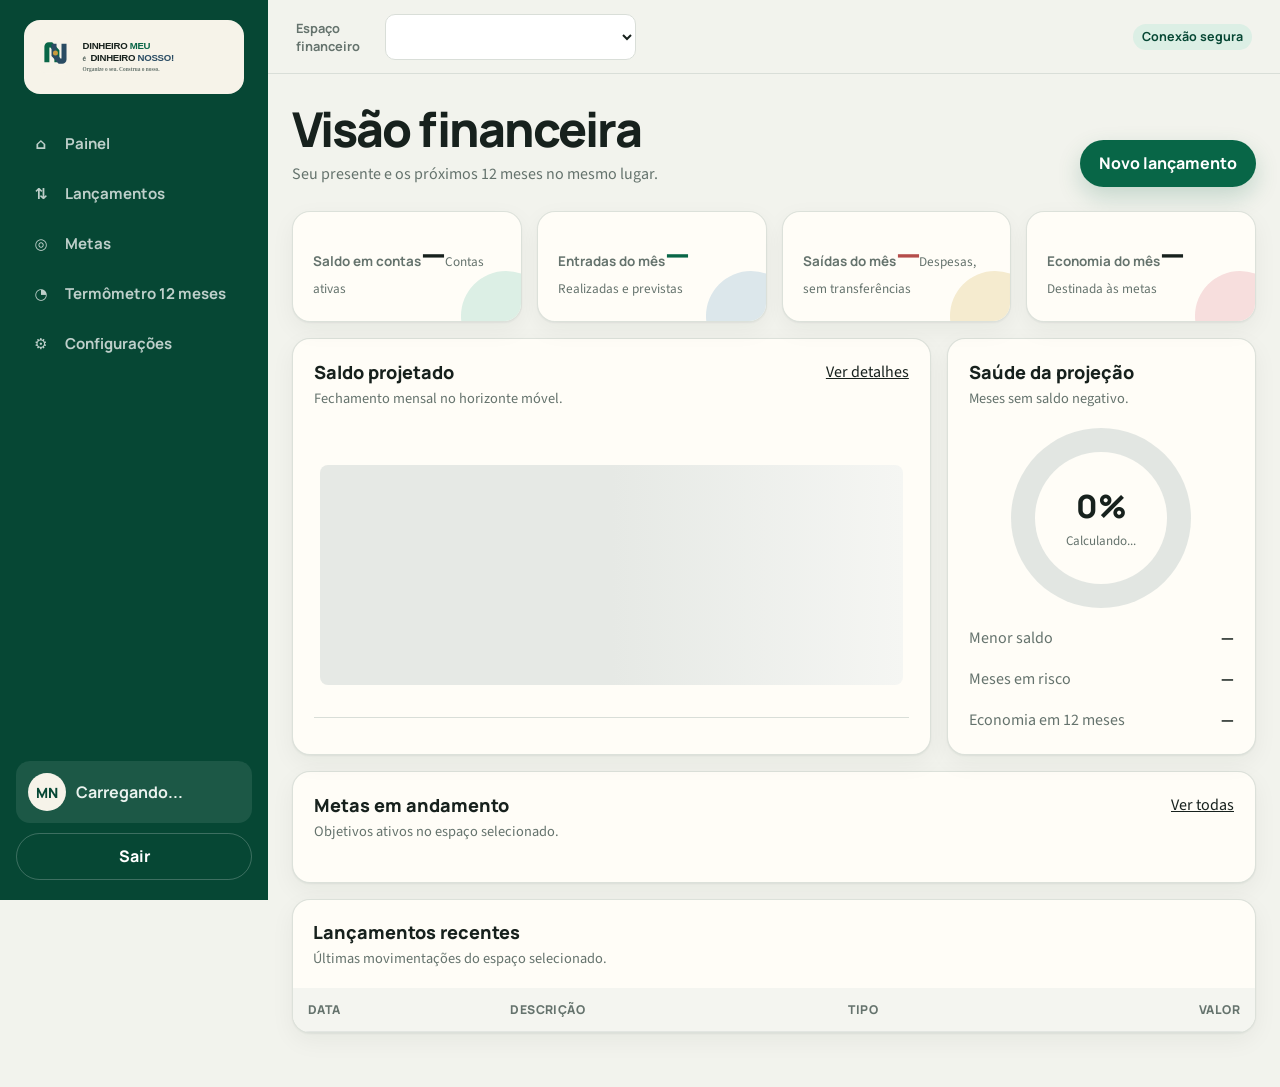
<file: app/dashboard.html>
<!doctype html>
<html lang="pt-BR">
<head>
  <meta charset="utf-8"><meta name="viewport" content="width=device-width, initial-scale=1"><meta name="theme-color" content="#086647">
  <title>Painel | Dinheiro Meu é Dinheiro Nosso!</title>
  <link rel="icon" href="/assets/icon.svg" type="image/svg+xml"><link rel="manifest" href="/manifest.webmanifest">
  <link rel="stylesheet" href="/css/tokens.css"><link rel="stylesheet" href="/css/global.css"><link rel="stylesheet" href="/css/app.css"><link rel="stylesheet" href="/css/dashboard-goals.css">
  <script src="/js/env.js"></script>
</head>
<body class="app-body" data-page="dashboard">
  <div class="app-layout"><aside class="sidebar">
  <a class="sidebar-logo" href="/painel"><img src="/assets/logo.svg" alt="Dinheiro Meu é Dinheiro Nosso!"></a>
  <nav class="sidebar-nav" aria-label="Painel">
    <a data-nav="dashboard" href="/painel"><span class="nav-icon">⌂</span>Painel</a>
    <a data-nav="lancamentos" href="/lancamentos"><span class="nav-icon">⇅</span>Lançamentos</a>
    <a data-nav="metas" href="/metas"><span class="nav-icon">◎</span>Metas</a>
    <a data-nav="termometro" href="/termometro"><span class="nav-icon">◔</span>Termômetro 12 meses</a>
    <a data-nav="configuracoes" href="/configuracoes"><span class="nav-icon">⚙</span>Configurações</a>
  </nav>
  <div class="sidebar-footer">
    <div class="profile-mini"><div class="avatar" data-profile-initials>MN</div><div><strong data-profile-name>Carregando...</strong><span data-profile-email></span></div></div>
    <button class="btn sidebar-logout" type="button" data-logout>Sair</button>
  </div>
</aside><div class="main"><header class="topbar">
  <button class="mobile-menu" data-mobile-menu type="button" aria-label="Abrir menu">☰</button>
  <div class="space-switcher"><label for="space-select">Espaço financeiro</label><select class="select" id="space-select" data-space-select aria-label="Espaço financeiro"></select></div>
  <span class="badge badge-green">Conexão segura</span>
</header><main class="page">
  <div class="page-header"><div><h1>Visão financeira</h1><p>Seu presente e os próximos 12 meses no mesmo lugar.</p></div><a class="btn btn-primary" href="/lancamentos">Novo lançamento</a></div>
  <section class="kpi-grid" aria-label="Indicadores do mês">
    <article class="card kpi"><span class="kpi-label">Saldo em contas</span><strong class="kpi-value" data-kpi-balance>—</strong><span class="kpi-note">Contas ativas</span></article>
    <article class="card kpi"><span class="kpi-label">Entradas do mês</span><strong class="kpi-value text-positive" data-kpi-income>—</strong><span class="kpi-note">Realizadas e previstas</span></article>
    <article class="card kpi"><span class="kpi-label">Saídas do mês</span><strong class="kpi-value text-negative" data-kpi-expense>—</strong><span class="kpi-note">Despesas, sem transferências</span></article>
    <article class="card kpi"><span class="kpi-label">Economia do mês</span><strong class="kpi-value" data-kpi-savings>—</strong><span class="kpi-note">Destinada às metas</span></article>
  </section>

  <section class="dashboard-grid">
    <article class="card panel"><div class="panel-header"><div><h2>Saldo projetado</h2><p>Fechamento mensal no horizonte móvel.</p></div><a href="/termometro">Ver detalhes</a></div><div class="chart" data-projection-chart><div class="skeleton" style="width:100%;height:220px"></div></div></article>
    <article class="card panel"><div class="panel-header"><div><h2>Saúde da projeção</h2><p>Meses sem saldo negativo.</p></div></div><div class="health-gauge"><div class="gauge-ring" data-health-gauge style="--gauge:0%"><div class="gauge-inner"><div><strong data-health-score>0%</strong><span data-health-label>Calculando...</span></div></div></div></div><div class="stack"><div class="row-between"><span class="muted">Menor saldo</span><strong data-minimum-balance>—</strong></div><div class="row-between"><span class="muted">Meses em risco</span><strong data-risk-months>—</strong></div><div class="row-between"><span class="muted">Economia em 12 meses</span><strong data-savings-12m>—</strong></div></div></article>
  </section>

  <section class="card panel" style="margin-top:16px" data-dashboard-goals>
    <div class="panel-header"><div><h2>Metas em andamento</h2><p>Objetivos ativos no espaço selecionado.</p></div><a href="/metas">Ver todas</a></div>
    <div class="dashboard-goals-list" data-dashboard-goals-list></div>
    <div class="empty-state" data-dashboard-goals-empty hidden><strong>Nenhuma meta ativa</strong>Crie uma meta para acompanhar seu progresso.</div>
  </section>

  <section class="card table-card" style="margin-top:16px"><div class="panel-header" style="padding:20px 20px 0"><div><h2>Lançamentos recentes</h2><p>Últimas movimentações do espaço selecionado.</p></div></div><div class="table-wrap"><table><thead><tr><th>Data</th><th>Descrição</th><th>Tipo</th><th style="text-align:right">Valor</th></tr></thead><tbody data-recent-body></tbody></table><div class="empty-state" data-recent-empty hidden><strong>Nenhum lançamento ainda</strong>Cadastre sua primeira entrada ou despesa.</div></div></section>
</main></div></div>
  <script type="module" src="/js/dashboard.js"></script>
</body>
</html>
</file>
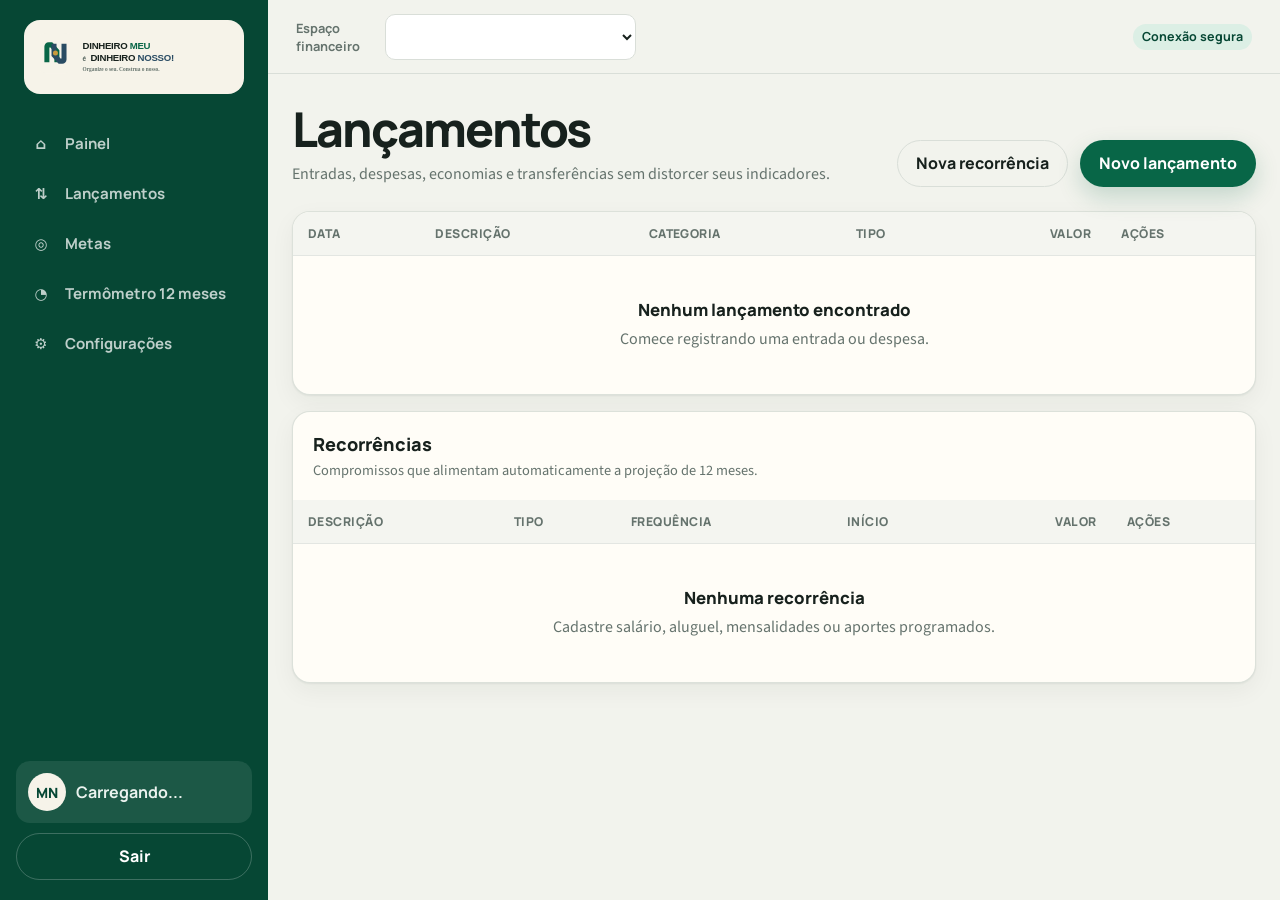
<file: app/lancamentos.html>
<!doctype html>
<html lang="pt-BR">
<head>
  <meta charset="utf-8"><meta name="viewport" content="width=device-width, initial-scale=1"><meta name="theme-color" content="#086647">
  <title>Lançamentos | Dinheiro Meu é Dinheiro Nosso!</title>
  <link rel="icon" href="/assets/icon.svg" type="image/svg+xml"><link rel="manifest" href="/manifest.webmanifest">
  <link rel="stylesheet" href="/css/tokens.css"><link rel="stylesheet" href="/css/global.css"><link rel="stylesheet" href="/css/app.css">
  <script src="/js/env.js"></script>
</head>
<body class="app-body" data-page="lancamentos">
  <div class="app-layout"><aside class="sidebar">
  <a class="sidebar-logo" href="/painel"><img src="/assets/logo.svg" alt="Dinheiro Meu é Dinheiro Nosso!"></a>
  <nav class="sidebar-nav" aria-label="Painel">
    <a data-nav="dashboard" href="/painel"><span class="nav-icon">⌂</span>Painel</a>
    <a data-nav="lancamentos" href="/lancamentos"><span class="nav-icon">⇅</span>Lançamentos</a>
    <a data-nav="metas" href="/metas"><span class="nav-icon">◎</span>Metas</a>
    <a data-nav="termometro" href="/termometro"><span class="nav-icon">◔</span>Termômetro 12 meses</a>
    <a data-nav="configuracoes" href="/configuracoes"><span class="nav-icon">⚙</span>Configurações</a>
  </nav>
  <div class="sidebar-footer">
    <div class="profile-mini"><div class="avatar" data-profile-initials>MN</div><div><strong data-profile-name>Carregando...</strong><span data-profile-email></span></div></div>
    <button class="btn sidebar-logout" type="button" data-logout>Sair</button>
  </div>
</aside><div class="main"><header class="topbar">
  <button class="mobile-menu" data-mobile-menu type="button" aria-label="Abrir menu">☰</button>
  <div class="space-switcher"><label for="space-select">Espaço financeiro</label><select class="select" id="space-select" data-space-select aria-label="Espaço financeiro"></select></div>
  <span class="badge badge-green">Conexão segura</span>
</header><main class="page">
  <div class="page-header"><div><h1>Lançamentos</h1><p>Entradas, despesas, economias e transferências sem distorcer seus indicadores.</p></div><div class="row"><button class="btn btn-ghost" type="button" data-new-recurring>Nova recorrência</button><button class="btn btn-primary" type="button" data-new-transaction>Novo lançamento</button></div></div>
  <section class="card table-card"><div class="table-wrap"><table><thead><tr><th>Data</th><th>Descrição</th><th>Categoria</th><th>Tipo</th><th style="text-align:right">Valor</th><th>Ações</th></tr></thead><tbody data-transactions-body></tbody></table><div class="empty-state" data-transactions-empty><strong>Nenhum lançamento encontrado</strong>Comece registrando uma entrada ou despesa.</div></div></section>
<section class="card table-card" style="margin-top:16px"><div class="panel-header" style="padding:20px 20px 0"><div><h2>Recorrências</h2><p>Compromissos que alimentam automaticamente a projeção de 12 meses.</p></div></div><div class="table-wrap"><table><thead><tr><th>Descrição</th><th>Tipo</th><th>Frequência</th><th>Início</th><th style="text-align:right">Valor</th><th>Ações</th></tr></thead><tbody data-recurring-body></tbody></table><div class="empty-state" data-recurring-empty><strong>Nenhuma recorrência</strong>Cadastre salário, aluguel, mensalidades ou aportes programados.</div></div></section>
</main>
<div class="modal-backdrop hidden" data-modal>
  <section class="modal" role="dialog" aria-modal="true" aria-labelledby="transaction-title">
    <div class="modal-header"><h2 id="transaction-title">Novo lançamento</h2><button class="modal-close" type="button" data-modal-close aria-label="Fechar">×</button></div>
    <form data-transaction-form>
      <div class="modal-body form-grid">
        <div class="field full"><label for="transaction-description">Descrição</label><input class="input" id="transaction-description" name="description" maxlength="140" required></div>
        <div class="field"><label for="transaction-type">Tipo</label><select class="select" id="transaction-type" name="type" required><option value="expense">Saída</option><option value="income">Entrada</option><option value="saving">Economia</option><option value="transfer">Transferência</option></select></div>
        <div class="field"><label for="transaction-amount">Valor</label><input class="input" id="transaction-amount" name="amount" type="number" min="0.01" step="0.01" inputmode="decimal" required></div>
        <div class="field"><label for="transaction-effective-date">Data</label><input class="input" id="transaction-effective-date" name="effective_date" type="date" required></div>
        <div class="field"><label for="transaction-status">Status</label><select class="select" id="transaction-status" name="status"><option value="planned">Previsto</option><option value="confirmed">Confirmado</option><option value="paid">Pago/recebido</option></select></div>
        <div class="field"><label for="transaction-category">Categoria</label><select class="select" id="transaction-category" name="category_id"></select></div>
        <div class="field"><label for="transaction-account">Conta de origem</label><select class="select" id="transaction-account" name="account_id" required></select></div>
        <div class="field hidden" data-destination-field><label for="transaction-destination">Conta de destino</label><select class="select" id="transaction-destination" name="destination_account_id"></select></div>
        <div class="field full"><label for="transaction-notes">Observações</label><textarea class="textarea" id="transaction-notes" name="notes"></textarea></div>
      </div>
      <div class="modal-actions"><button class="btn btn-ghost" type="button" data-modal-close>Cancelar</button><button class="btn btn-primary" type="submit">Salvar lançamento</button></div>
    </form>
  </section>
</div></div></div>
<div class="modal-backdrop hidden" data-recurring-modal>
  <section class="modal" role="dialog" aria-modal="true" aria-labelledby="recurring-title">
    <div class="modal-header"><h2 id="recurring-title">Nova recorrência</h2><button class="modal-close" type="button" data-recurring-close aria-label="Fechar">×</button></div>
    <form data-recurring-form>
      <div class="modal-body form-grid">
        <div class="field full"><label for="recurring-description">Descrição</label><input class="input" id="recurring-description" name="description" maxlength="140" required></div>
        <div class="field"><label for="recurring-type">Tipo</label><select class="select" id="recurring-type" name="type" required><option value="expense">Saída</option><option value="income">Entrada</option><option value="saving">Economia</option></select></div>
        <div class="field"><label for="recurring-amount">Valor</label><input class="input" id="recurring-amount" name="amount" type="number" min="0.01" step="0.01" required></div>
        <div class="field"><label for="recurring-account">Conta</label><select class="select" id="recurring-account" name="account_id" required></select></div>
        <div class="field"><label for="recurring-category">Categoria</label><select class="select" id="recurring-category" name="category_id"></select></div>
        <div class="field"><label for="recurring-frequency">Frequência</label><select class="select" id="recurring-frequency" name="frequency"><option value="monthly">Mensal</option><option value="weekly">Semanal</option><option value="yearly">Anual</option></select></div>
        <div class="field"><label for="recurring-interval">Repetir a cada</label><input class="input" id="recurring-interval" name="interval_count" type="number" min="1" max="60" value="1" required></div>
        <div class="field"><label for="recurring-start">Data inicial</label><input class="input" id="recurring-start" name="start_date" type="date" required></div>
        <div class="field"><label for="recurring-end">Data final (opcional)</label><input class="input" id="recurring-end" name="end_date" type="date"></div>
      </div>
      <div class="modal-actions"><button class="btn btn-ghost" type="button" data-recurring-close>Cancelar</button><button class="btn btn-primary" type="submit">Salvar recorrência</button></div>
    </form>
  </section>
</div>
  <script type="module" src="/js/lancamentos.js"></script>
</body>
</html>
</file>
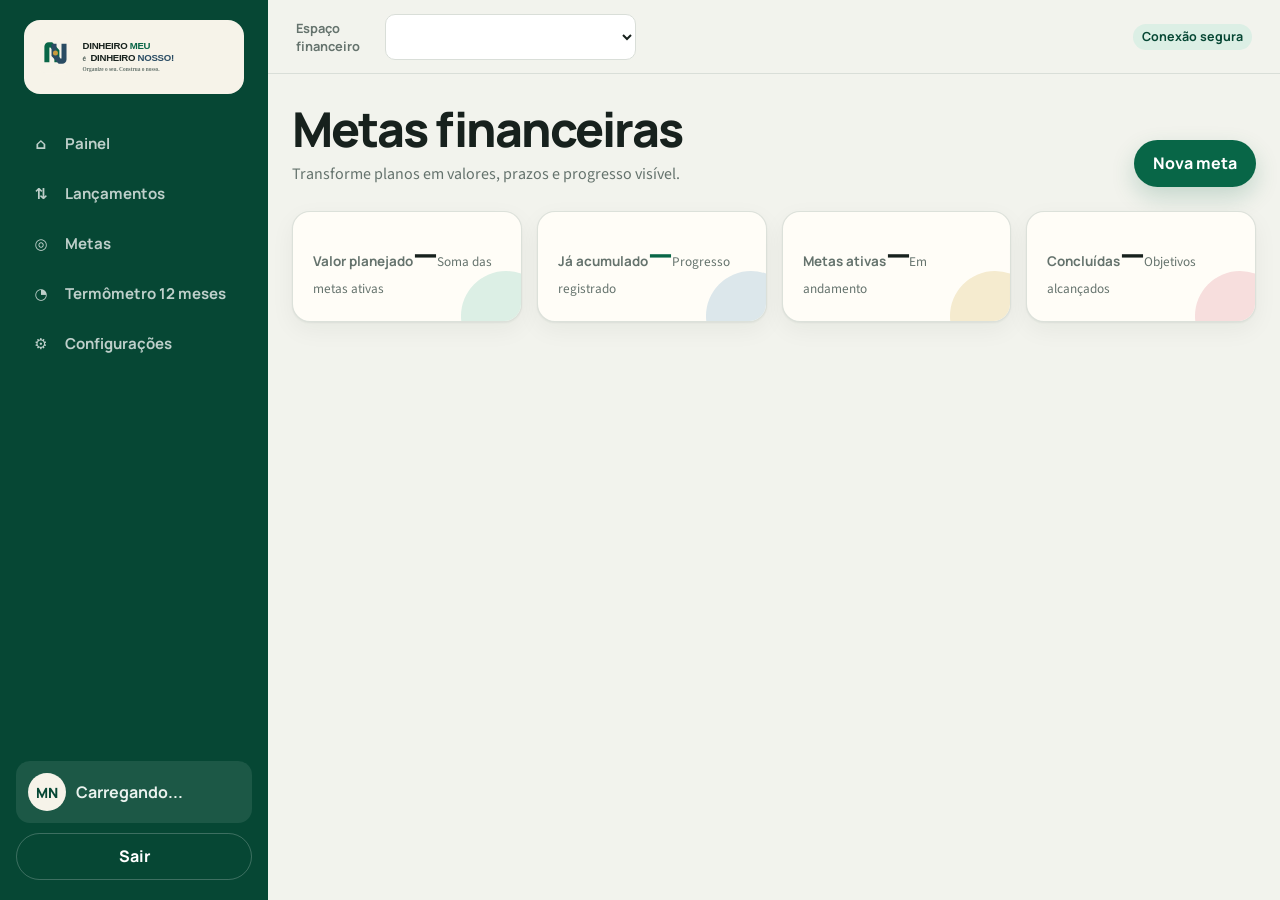
<file: app/metas.html>
<!doctype html>
<html lang="pt-BR">
<head>
  <meta charset="utf-8">
  <meta name="viewport" content="width=device-width, initial-scale=1">
  <meta name="theme-color" content="#086647">
  <title>Metas | Dinheiro Meu é Dinheiro Nosso!</title>
  <link rel="icon" href="/assets/icon.svg" type="image/svg+xml">
  <link rel="manifest" href="/manifest.webmanifest">
  <link rel="stylesheet" href="/css/tokens.css">
  <link rel="stylesheet" href="/css/global.css">
  <link rel="stylesheet" href="/css/app.css">
  <link rel="stylesheet" href="/css/goals.css">
  <script src="/js/env.js"></script>
</head>
<body class="app-body" data-page="metas">
  <div class="app-layout">
    <aside class="sidebar">
      <a class="sidebar-logo" href="/painel"><img src="/assets/logo.svg" alt="Dinheiro Meu é Dinheiro Nosso!"></a>
      <nav class="sidebar-nav" aria-label="Painel">
        <a data-nav="dashboard" href="/painel"><span class="nav-icon">⌂</span>Painel</a>
        <a data-nav="lancamentos" href="/lancamentos"><span class="nav-icon">⇅</span>Lançamentos</a>
        <a data-nav="metas" href="/metas"><span class="nav-icon">◎</span>Metas</a>
        <a data-nav="termometro" href="/termometro"><span class="nav-icon">◔</span>Termômetro 12 meses</a>
        <a data-nav="configuracoes" href="/configuracoes"><span class="nav-icon">⚙</span>Configurações</a>
      </nav>
      <div class="sidebar-footer">
        <div class="profile-mini"><div class="avatar" data-profile-initials>MN</div><div><strong data-profile-name>Carregando...</strong><span data-profile-email></span></div></div>
        <button class="btn sidebar-logout" type="button" data-logout>Sair</button>
      </div>
    </aside>

    <div class="main">
      <header class="topbar">
        <button class="mobile-menu" data-mobile-menu type="button" aria-label="Abrir menu">☰</button>
        <div class="space-switcher"><label for="space-select">Espaço financeiro</label><select class="select" id="space-select" data-space-select aria-label="Espaço financeiro"></select></div>
        <span class="badge badge-green">Conexão segura</span>
      </header>

      <main class="page">
        <div class="page-header">
          <div><h1>Metas financeiras</h1><p>Transforme planos em valores, prazos e progresso visível.</p></div>
          <button class="btn btn-primary" type="button" data-new-goal>Nova meta</button>
        </div>

        <section class="kpi-grid" aria-label="Resumo das metas">
          <article class="card kpi"><span class="kpi-label">Valor planejado</span><strong class="kpi-value" data-goals-target>—</strong><span class="kpi-note">Soma das metas ativas</span></article>
          <article class="card kpi"><span class="kpi-label">Já acumulado</span><strong class="kpi-value text-positive" data-goals-current>—</strong><span class="kpi-note">Progresso registrado</span></article>
          <article class="card kpi"><span class="kpi-label">Metas ativas</span><strong class="kpi-value" data-goals-active>—</strong><span class="kpi-note">Em andamento</span></article>
          <article class="card kpi"><span class="kpi-label">Concluídas</span><strong class="kpi-value" data-goals-completed>—</strong><span class="kpi-note">Objetivos alcançados</span></article>
        </section>

        <section class="goals-grid" data-goals-grid></section>
        <div class="card empty-state goals-empty" data-goals-empty hidden><strong>Nenhuma meta cadastrada</strong>Crie uma meta para reserva, viagem, compra, dívida ou qualquer objetivo importante.</div>
      </main>
    </div>
  </div>

  <div class="modal-backdrop hidden" data-goal-modal>
    <section class="modal" role="dialog" aria-modal="true" aria-labelledby="goal-title">
      <div class="modal-header"><h2 id="goal-title">Nova meta</h2><button class="modal-close" type="button" data-goal-close aria-label="Fechar">×</button></div>
      <form data-goal-form>
        <div class="modal-body form-grid">
          <div class="field full"><label for="goal-name">Nome da meta</label><input class="input" id="goal-name" name="name" maxlength="100" placeholder="Ex.: Reserva de emergência" required></div>
          <div class="field"><label for="goal-target">Valor desejado</label><input class="input" id="goal-target" name="target_amount" type="number" min="0.01" step="0.01" inputmode="decimal" required></div>
          <div class="field"><label for="goal-current">Valor inicial</label><input class="input" id="goal-current" name="current_amount" type="number" min="0" step="0.01" inputmode="decimal" value="0"></div>
          <div class="field full"><label for="goal-date">Data desejada (opcional)</label><input class="input" id="goal-date" name="target_date" type="date"></div>
        </div>
        <div class="modal-actions"><button class="btn btn-ghost" type="button" data-goal-close>Cancelar</button><button class="btn btn-primary" type="submit">Salvar meta</button></div>
      </form>
    </section>
  </div>

  <div class="modal-backdrop hidden" data-contribution-modal>
    <section class="modal" role="dialog" aria-modal="true" aria-labelledby="contribution-title">
      <div class="modal-header"><h2 id="contribution-title">Adicionar valor</h2><button class="modal-close" type="button" data-contribution-close aria-label="Fechar">×</button></div>
      <form data-contribution-form>
        <div class="modal-body form-grid">
          <input type="hidden" name="goal_id">
          <div class="field full"><label for="contribution-goal">Meta</label><input class="input" id="contribution-goal" name="goal_name" readonly></div>
          <div class="field full"><label for="contribution-amount">Valor a acrescentar</label><input class="input" id="contribution-amount" name="amount" type="number" min="0.01" step="0.01" inputmode="decimal" required></div>
        </div>
        <div class="modal-actions"><button class="btn btn-ghost" type="button" data-contribution-close>Cancelar</button><button class="btn btn-primary" type="submit">Registrar progresso</button></div>
      </form>
    </section>
  </div>

  <script type="module" src="/js/metas.js"></script>
</body>
</html>
</file>
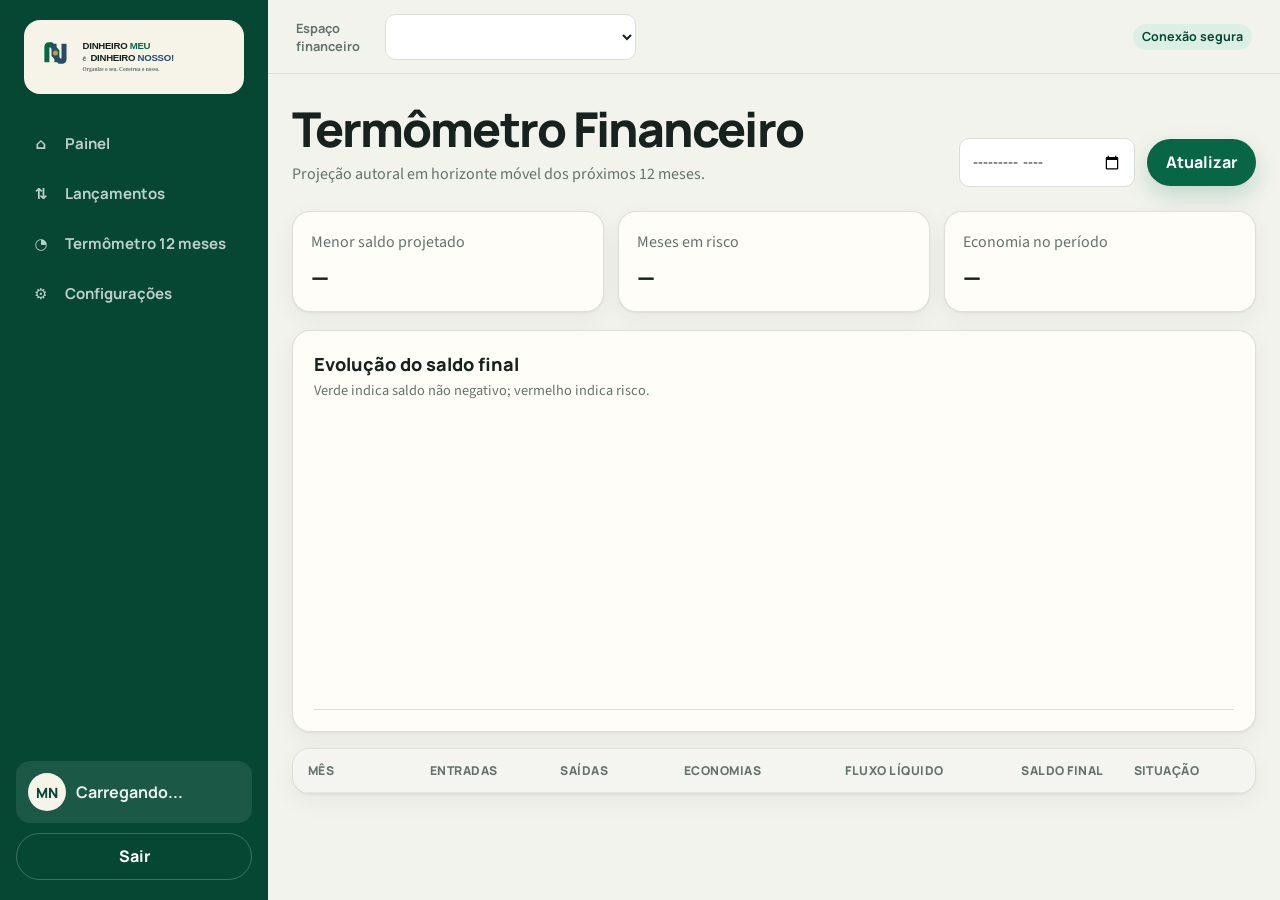
<file: app/termometro.html>
<!doctype html>
<html lang="pt-BR">
<head>
  <meta charset="utf-8"><meta name="viewport" content="width=device-width, initial-scale=1"><meta name="theme-color" content="#086647">
  <title>Termômetro 12 meses | Dinheiro Meu é Dinheiro Nosso!</title>
  <link rel="icon" href="/assets/icon.svg" type="image/svg+xml"><link rel="manifest" href="/manifest.webmanifest">
  <link rel="stylesheet" href="/css/tokens.css"><link rel="stylesheet" href="/css/global.css"><link rel="stylesheet" href="/css/app.css">
  <script src="/js/env.js"></script>
</head>
<body class="app-body" data-page="termometro">
  <div class="app-layout"><aside class="sidebar">
  <a class="sidebar-logo" href="/painel"><img src="/assets/logo.svg" alt="Dinheiro Meu é Dinheiro Nosso!"></a>
  <nav class="sidebar-nav" aria-label="Painel">
    <a data-nav="dashboard" href="/painel"><span class="nav-icon">⌂</span>Painel</a>
    <a data-nav="lancamentos" href="/lancamentos"><span class="nav-icon">⇅</span>Lançamentos</a>
    <a data-nav="termometro" href="/termometro"><span class="nav-icon">◔</span>Termômetro 12 meses</a>
    <a data-nav="configuracoes" href="/configuracoes"><span class="nav-icon">⚙</span>Configurações</a>
  </nav>
  <div class="sidebar-footer">
    <div class="profile-mini"><div class="avatar" data-profile-initials>MN</div><div><strong data-profile-name>Carregando...</strong><span data-profile-email></span></div></div>
    <button class="btn sidebar-logout" type="button" data-logout>Sair</button>
  </div>
</aside><div class="main"><header class="topbar">
  <button class="mobile-menu" data-mobile-menu type="button" aria-label="Abrir menu">☰</button>
  <div class="space-switcher"><label for="space-select">Espaço financeiro</label><select class="select" id="space-select" data-space-select aria-label="Espaço financeiro"></select></div>
  <span class="badge badge-green">Conexão segura</span>
</header><main class="page">
  <div class="page-header"><div><h1>Termômetro Financeiro</h1><p>Projeção autoral em horizonte móvel dos próximos 12 meses.</p></div><div class="row"><input class="input" type="month" data-start-month aria-label="Mês inicial"><button class="btn btn-primary" type="button" data-refresh-projection>Atualizar</button></div></div>
  <section class="thermo-summary">
    <article class="card thermo-status"><span class="muted">Menor saldo projetado</span><strong data-thermo-min>—</strong></article>
    <article class="card thermo-status"><span class="muted">Meses em risco</span><strong data-thermo-risk>—</strong></article>
    <article class="card thermo-status"><span class="muted">Economia no período</span><strong data-thermo-savings>—</strong></article>
  </section>
  <section class="card panel"><div class="panel-header"><div><h2>Evolução do saldo final</h2><p>Verde indica saldo não negativo; vermelho indica risco.</p></div></div><div class="chart" data-thermo-chart></div></section>
  <section class="card table-card" style="margin-top:16px"><div class="table-wrap"><table class="thermo-table"><thead><tr><th>Mês</th><th style="text-align:right">Entradas</th><th style="text-align:right">Saídas</th><th style="text-align:right">Economias</th><th style="text-align:right">Fluxo líquido</th><th style="text-align:right">Saldo final</th><th>Situação</th></tr></thead><tbody data-thermo-body></tbody></table><div class="empty-state" data-thermo-empty hidden><strong>Sem dados suficientes</strong>Cadastre lançamentos previstos ou recorrências.</div></div></section>
</main></div></div>
  <script type="module" src="/js/termometro.js"></script>
</body>
</html>
</file>
<file: css/tokens.css>
@import url('https://fonts.googleapis.com/css2?family=Manrope:wght@500;600;700;800&family=Source+Sans+3:wght@400;500;600;700&display=swap');

:root {
  --green-900: #064734;
  --green-700: #086647;
  --green-500: #3B9B6B;
  --green-100: #DCEFE5;
  --blue-900: #1B3547;
  --blue-700: #294B63;
  --blue-100: #DCE7EB;
  --gold-600: #C99A3D;
  --gold-100: #F5EBCF;
  --red-700: #B54D4A;
  --red-100: #F7DEDD;
  --paper: #F6F3E9;
  --surface: #FFFDF7;
  --surface-strong: #FFFFFF;
  --ink: #17211D;
  --muted: #65736D;
  --border: #D9DED8;
  --shadow-sm: 0 1px 2px rgba(23, 33, 29, .06), 0 8px 24px rgba(23, 33, 29, .05);
  --shadow-md: 0 16px 42px rgba(23, 33, 29, .11);
  --radius-sm: 10px;
  --radius-md: 18px;
  --radius-lg: 28px;
  --content: 1180px;
  --font-display: 'Manrope', system-ui, sans-serif;
  --font-body: 'Source Sans 3', system-ui, sans-serif;
}
</file>
<file: css/global.css>
* { box-sizing: border-box; }
html { scroll-behavior: smooth; }
body {
  margin: 0;
  color: var(--ink);
  background: var(--paper);
  font-family: var(--font-body);
  font-size: 16px;
  line-height: 1.55;
  -webkit-font-smoothing: antialiased;
}
img, svg { max-width: 100%; }
a { color: inherit; }
button, input, select, textarea { font: inherit; }
button { cursor: pointer; }
button:disabled { cursor: not-allowed; opacity: .58; }
:focus-visible { outline: 3px solid rgba(201, 154, 61, .45); outline-offset: 2px; }

.container { width: min(calc(100% - 32px), var(--content)); margin-inline: auto; }
.sr-only { position: absolute; width: 1px; height: 1px; padding: 0; margin: -1px; overflow: hidden; clip: rect(0, 0, 0, 0); white-space: nowrap; border: 0; }
.hidden { display: none !important; }
.stack { display: grid; gap: 16px; }
.row { display: flex; align-items: center; gap: 12px; }
.row-between { display: flex; align-items: center; justify-content: space-between; gap: 16px; }
.muted { color: var(--muted); }
.text-negative { color: var(--red-700); }
.text-positive { color: var(--green-700); }

.btn {
  min-height: 44px;
  border: 1px solid transparent;
  border-radius: 999px;
  padding: 10px 18px;
  font-family: var(--font-display);
  font-weight: 750;
  text-decoration: none;
  display: inline-flex;
  align-items: center;
  justify-content: center;
  gap: 8px;
  transition: transform .18s ease, box-shadow .18s ease, background .18s ease;
}
.btn:hover { transform: translateY(-1px); }
.btn-primary { color: #fff; background: var(--green-700); box-shadow: 0 10px 24px rgba(8, 102, 71, .2); }
.btn-primary:hover { background: var(--green-900); }
.btn-secondary { color: #fff; background: var(--blue-700); }
.btn-ghost { color: var(--ink); background: transparent; border-color: var(--border); }
.btn-danger { color: #fff; background: var(--red-700); }
.btn-block { width: 100%; }

.field { display: grid; gap: 7px; }
.field label { font-family: var(--font-display); font-size: .92rem; font-weight: 700; }
.input, .select, .textarea {
  width: 100%;
  min-height: 46px;
  border: 1px solid var(--border);
  border-radius: var(--radius-sm);
  background: var(--surface-strong);
  color: var(--ink);
  padding: 10px 12px;
  transition: border-color .18s ease, box-shadow .18s ease;
}
.textarea { min-height: 104px; resize: vertical; }
.input:focus, .select:focus, .textarea:focus { border-color: var(--green-500); box-shadow: 0 0 0 4px rgba(59, 155, 107, .13); outline: 0; }
.help { font-size: .88rem; color: var(--muted); }

.alert { border-radius: var(--radius-sm); padding: 12px 14px; border: 1px solid; }
.alert-info { background: var(--blue-100); border-color: #BFD2D9; color: var(--blue-900); }
.alert-success { background: var(--green-100); border-color: #B8DDC8; color: var(--green-900); }
.alert-error { background: var(--red-100); border-color: #E9BDBA; color: #7F302E; }

.card { background: var(--surface); border: 1px solid rgba(217, 222, 216, .9); border-radius: var(--radius-md); box-shadow: var(--shadow-sm); }
.card-body { padding: 20px; }
.card-title { margin: 0; font: 800 1.05rem/1.3 var(--font-display); }

.badge { display: inline-flex; align-items: center; gap: 6px; min-height: 26px; padding: 3px 9px; border-radius: 999px; font: 700 .78rem var(--font-display); }
.badge-green { color: var(--green-900); background: var(--green-100); }
.badge-blue { color: var(--blue-900); background: var(--blue-100); }
.badge-gold { color: #78591B; background: var(--gold-100); }
.badge-red { color: #7F302E; background: var(--red-100); }

.toast-region { position: fixed; right: 16px; bottom: 16px; z-index: 1000; display: grid; gap: 10px; width: min(380px, calc(100% - 32px)); }
.toast { padding: 13px 15px; border-radius: var(--radius-sm); background: var(--ink); color: white; box-shadow: var(--shadow-md); animation: toastIn .2s ease; }
@keyframes toastIn { from { transform: translateY(12px); opacity: 0; } }

.skeleton { min-height: 20px; border-radius: 8px; background: linear-gradient(90deg, #E6E9E5 25%, #F5F6F3 50%, #E6E9E5 75%); background-size: 200% 100%; animation: shimmer 1.3s infinite; }
@keyframes shimmer { to { background-position: -200% 0; } }

@media (max-width: 680px) {
  .container { width: min(calc(100% - 24px), var(--content)); }
  .row-between.mobile-stack { align-items: stretch; flex-direction: column; }
}
</file>
<file: css/marketing.css>
.site-header { position: sticky; top: 0; z-index: 50; border-bottom: 1px solid rgba(217, 222, 216, .75); background: rgba(246, 243, 233, .88); backdrop-filter: blur(14px); }
.site-header .container { min-height: 76px; display: flex; align-items: center; justify-content: space-between; gap: 24px; }
.brand-logo { width: 340px; max-width: 58vw; display: block; }
.site-nav { display: flex; align-items: center; gap: 22px; }
.site-nav a:not(.btn) { text-decoration: none; font-family: var(--font-display); font-size: .94rem; font-weight: 700; color: #415049; }

.hero { position: relative; overflow: hidden; padding: 92px 0 70px; }
.hero::before { content: ''; position: absolute; inset: -30% -15% auto auto; width: 620px; height: 620px; border-radius: 50%; background: radial-gradient(circle, rgba(59, 155, 107, .23), rgba(41, 75, 99, .04) 65%, transparent 70%); pointer-events: none; }
.hero-grid { position: relative; display: grid; grid-template-columns: 1.08fr .92fr; align-items: center; gap: 64px; }
.eyebrow { margin: 0 0 14px; color: var(--green-700); font: 800 .82rem var(--font-display); letter-spacing: .11em; text-transform: uppercase; }
.hero h1 { margin: 0; max-width: 760px; font: 800 clamp(2.6rem, 6vw, 5.45rem)/.98 var(--font-display); letter-spacing: -.055em; }
.hero h1 span { color: var(--blue-700); }
.hero-lead { max-width: 660px; margin: 24px 0 0; color: #4C5A54; font-size: clamp(1.08rem, 2vw, 1.28rem); }
.hero-actions { display: flex; flex-wrap: wrap; gap: 12px; margin-top: 30px; }
.hero-proof { display: flex; flex-wrap: wrap; gap: 18px; margin-top: 24px; color: var(--muted); font-weight: 600; }
.hero-proof span::before { content: '✓'; margin-right: 7px; color: var(--green-700); font-weight: 800; }

.preview { padding: 22px; border: 1px solid rgba(255,255,255,.48); border-radius: 34px; background: linear-gradient(150deg, var(--green-700), var(--blue-700)); box-shadow: 0 35px 70px rgba(27, 53, 71, .22); transform: rotate(1.5deg); }
.preview-inner { overflow: hidden; border-radius: 22px; background: var(--surface); }
.preview-top { min-height: 52px; padding: 13px 16px; display: flex; justify-content: space-between; align-items: center; border-bottom: 1px solid var(--border); }
.preview-dots { display: flex; gap: 6px; }
.preview-dots i { width: 8px; height: 8px; border-radius: 50%; background: #CAD1CC; }
.preview-body { padding: 18px; display: grid; gap: 14px; }
.preview-kpis { display: grid; grid-template-columns: repeat(2, 1fr); gap: 10px; }
.preview-kpi { padding: 14px; border-radius: 14px; background: #F2F5F1; }
.preview-kpi strong { display: block; margin-top: 4px; font: 800 1.25rem var(--font-display); }
.preview-chart { height: 180px; display: flex; align-items: end; gap: 8px; padding: 18px 12px 8px; border-radius: 14px; background: #EDF2F0; }
.preview-chart i { flex: 1; min-height: 18px; border-radius: 8px 8px 3px 3px; background: var(--green-500); }
.preview-chart i:nth-child(3n) { background: var(--blue-700); }
.preview-chart i:nth-child(5) { background: var(--gold-600); }

.section { padding: 82px 0; }
.section-soft { background: #EEEDE5; }
.section-heading { max-width: 760px; margin-bottom: 34px; }
.section-heading h2 { margin: 0; font: 800 clamp(2rem, 4vw, 3.35rem)/1.05 var(--font-display); letter-spacing: -.035em; }
.section-heading p { color: var(--muted); font-size: 1.12rem; }
.features { display: grid; grid-template-columns: repeat(3, 1fr); gap: 18px; }
.feature { padding: 24px; }
.feature-icon { width: 46px; height: 46px; display: grid; place-items: center; border-radius: 14px; color: #fff; background: var(--green-700); font: 800 1rem var(--font-display); }
.feature:nth-child(2) .feature-icon, .feature:nth-child(5) .feature-icon { background: var(--blue-700); }
.feature:nth-child(3) .feature-icon, .feature:nth-child(6) .feature-icon { background: var(--gold-600); color: #3C2B0B; }
.feature h3 { margin: 18px 0 8px; font: 800 1.14rem var(--font-display); }
.feature p { margin: 0; color: var(--muted); }

.split { display: grid; grid-template-columns: 1fr 1fr; gap: 52px; align-items: center; }
.check-list { display: grid; gap: 13px; padding: 0; list-style: none; }
.check-list li { display: flex; gap: 10px; }
.check-list li::before { content: '✓'; flex: 0 0 24px; width: 24px; height: 24px; display: grid; place-items: center; border-radius: 50%; color: #fff; background: var(--green-700); font-size: .78rem; font-weight: 800; }
.thermometer-card { padding: 26px; background: var(--surface); border-radius: var(--radius-lg); box-shadow: var(--shadow-md); }
.thermometer-track { height: 22px; overflow: hidden; border-radius: 999px; background: #E4E8E4; }
.thermometer-fill { width: 68%; height: 100%; border-radius: inherit; background: linear-gradient(90deg, var(--green-500), var(--green-700), var(--blue-700)); }
.month-row { margin-top: 18px; display: grid; grid-template-columns: repeat(12, 1fr); gap: 6px; }
.month-row i { height: 74px; border-radius: 8px 8px 3px 3px; background: var(--green-100); align-self: end; }
.month-row i:nth-child(4n) { background: var(--gold-100); }
.month-row i:nth-child(7), .month-row i:nth-child(8) { background: var(--red-100); }

.access-grid { display: grid; grid-template-columns: minmax(0, .95fr) minmax(0, 1.05fr); gap: 42px; align-items: center; }
.access-card { padding: clamp(26px, 5vw, 42px); }
.access-card-featured { border-color: rgba(8, 102, 71, .24); box-shadow: var(--shadow-md); }
.access-card h2, .access-explanation h2 { margin: 16px 0 12px; font: 800 clamp(2rem, 4vw, 3.2rem)/1.05 var(--font-display); letter-spacing: -.04em; }
.access-card > p, .access-explanation > p { color: var(--muted); font-size: 1.06rem; }
.access-card .check-list { margin: 24px 0; }
.access-explanation { padding: 16px 0; }

.cta { padding: 42px; border-radius: var(--radius-lg); background: linear-gradient(135deg, var(--green-900), var(--blue-700)); color: white; display: flex; align-items: center; justify-content: space-between; gap: 30px; box-shadow: var(--shadow-md); }
.cta h2 { margin: 0 0 8px; font: 800 clamp(1.8rem, 4vw, 3rem)/1.05 var(--font-display); }
.cta p { margin: 0; color: rgba(255,255,255,.78); }
.cta .btn { background: var(--surface); color: var(--green-900); }
.site-footer { padding: 34px 0; color: var(--muted); }
.site-footer .container { display: flex; justify-content: space-between; gap: 20px; }

@media (max-width: 880px) {
  .site-nav a:not(.btn) { display: none; }
  .hero { padding-top: 60px; }
  .hero-grid, .split, .access-grid { grid-template-columns: 1fr; }
  .preview { max-width: 620px; transform: none; }
  .features { grid-template-columns: 1fr 1fr; }
}
@media (max-width: 600px) {
  .brand-logo { width: 270px; }
  .site-header .btn { padding-inline: 14px; }
  .features { grid-template-columns: 1fr; }
  .cta, .site-footer .container { align-items: stretch; flex-direction: column; }
  .month-row { gap: 4px; }
}
</file>
<file: css/signup-success.css>
.signup-success-page {
  min-height: 100vh;
  padding: 120px 20px 52px;
  display: grid;
  place-items: center;
  background:
    radial-gradient(circle at top left, rgba(59, 155, 107, .2), transparent 36%),
    radial-gradient(circle at bottom right, rgba(41, 75, 99, .16), transparent 38%),
    var(--paper);
}

.signup-success-brand {
  position: fixed;
  top: 24px;
  left: 24px;
  width: min(310px, calc(100vw - 48px));
}

.signup-success-card {
  width: min(100%, 720px);
  padding: clamp(26px, 6vw, 50px);
  text-align: center;
  box-shadow: var(--shadow-md);
}

.success-mark {
  width: 78px;
  height: 78px;
  margin: 0 auto 20px;
  display: grid;
  place-items: center;
  border-radius: 26px;
  color: #fff;
  background: linear-gradient(135deg, var(--green-500), var(--green-700));
  font: 800 2.2rem var(--font-display);
  box-shadow: 0 18px 36px rgba(8, 102, 71, .2);
}

.signup-success-card h1 {
  margin: 0;
  font: 800 clamp(2.1rem, 6vw, 3.7rem)/1.03 var(--font-display);
  letter-spacing: -.05em;
}

.signup-success-lead {
  max-width: 580px;
  margin: 16px auto 30px;
  color: var(--muted);
  font-size: 1.08rem;
}

.signup-success-lead strong { color: var(--green-800); }

.signup-steps {
  margin: 0;
  padding: 0;
  display: grid;
  gap: 12px;
  list-style: none;
  text-align: left;
}

.signup-steps li {
  padding: 16px;
  display: grid;
  grid-template-columns: 42px minmax(0, 1fr);
  gap: 14px;
  border: 1px solid var(--border);
  border-radius: 14px;
  background: #F7F8F3;
}

.signup-steps li > span {
  width: 42px;
  height: 42px;
  display: grid;
  place-items: center;
  border-radius: 13px;
  color: #fff;
  background: var(--blue-700);
  font: 800 1rem var(--font-display);
}

.signup-steps strong {
  display: block;
  margin-top: 1px;
  font: 800 1rem var(--font-display);
}

.signup-steps p {
  margin: 5px 0 0;
  color: var(--muted);
  font-size: .92rem;
}

.signup-success-actions {
  margin-top: 26px;
  display: flex;
  flex-wrap: wrap;
  justify-content: center;
  gap: 11px;
}

.signup-success-note {
  margin: 22px 0 0;
  color: var(--muted);
  font-size: .86rem;
}

@media (max-width: 620px) {
  .signup-success-page { padding-top: 108px; align-items: start; }
  .signup-success-brand { width: 250px; }
  .signup-success-actions { align-items: stretch; flex-direction: column; }
}
</file>
<file: css/auth.css>
.auth-page { min-height: 100vh; display: grid; grid-template-columns: minmax(320px, .85fr) minmax(460px, 1.15fr); }
.auth-panel { position: relative; min-height: 100vh; padding: 128px clamp(24px, 6vw, 86px) 48px; display: flex; flex-direction: column; justify-content: flex-start; overflow-y: auto; background: var(--surface); }
.auth-brand { position: absolute; top: 26px; left: clamp(24px, 6vw, 86px); width: 255px; max-width: calc(100% - 48px); }
.auth-box { width: min(100%, 480px); margin: auto; }
.auth-box h1 { margin: 0 0 8px; font: 800 clamp(2rem, 5vw, 3rem)/1.05 var(--font-display); letter-spacing: -.04em; }
.auth-box > p { margin: 0 0 26px; color: var(--muted); }
.auth-form { display: grid; gap: 15px; }
.auth-links { margin-top: 20px; display: flex; flex-wrap: wrap; justify-content: space-between; gap: 12px; }
.auth-links a { color: var(--green-700); font-weight: 700; }
.auth-visual { position: relative; overflow: hidden; display: grid; place-items: center; padding: 54px; color: #fff; background: linear-gradient(145deg, var(--green-900), var(--green-700) 48%, var(--blue-700)); }
.auth-visual::before, .auth-visual::after { content: ''; position: absolute; border-radius: 50%; border: 1px solid rgba(255,255,255,.18); }
.auth-visual::before { width: 560px; height: 560px; right: -190px; top: -180px; }
.auth-visual::after { width: 380px; height: 380px; left: -150px; bottom: -120px; }
.auth-message { position: relative; max-width: 580px; }
.auth-message h2 { margin: 0; font: 800 clamp(2.4rem, 5vw, 5rem)/.98 var(--font-display); letter-spacing: -.05em; }
.auth-message p { font-size: 1.2rem; color: rgba(255,255,255,.78); }
.auth-stat { margin-top: 40px; display: inline-grid; gap: 4px; padding: 16px 20px; border: 1px solid rgba(255,255,255,.22); border-radius: 18px; background: rgba(255,255,255,.09); backdrop-filter: blur(10px); }
.auth-stat strong { font: 800 1.7rem var(--font-display); }
.checkbox { display: flex; align-items: flex-start; gap: 9px; }
.checkbox input { margin-top: 5px; }

@media (max-width: 900px) {
  .auth-page { grid-template-columns: 1fr; }
  .auth-panel { min-height: 100vh; padding: 112px 24px 42px; }
  .auth-brand { left: 24px; width: 230px; }
  .auth-box { margin: 0 auto; }
  .auth-visual { display: none; }
}
</file>
<file: css/invite.css>
.invite-page {
  min-height: 100vh;
  padding: 32px 18px;
  display: grid;
  place-items: center;
  background:
    radial-gradient(circle at top left, rgba(59, 155, 107, .22), transparent 36%),
    radial-gradient(circle at bottom right, rgba(41, 75, 99, .18), transparent 38%),
    var(--paper);
}

.invite-brand {
  position: fixed;
  top: 24px;
  left: 24px;
  width: min(340px, calc(100vw - 48px));
}

.invite-card {
  width: min(100%, 720px);
  padding: clamp(24px, 6vw, 48px);
  text-align: center;
  box-shadow: var(--shadow-md);
}

.invite-icon {
  width: 72px;
  height: 72px;
  margin: 0 auto 20px;
  display: grid;
  place-items: center;
  border-radius: 24px;
  color: #fff;
  background: linear-gradient(135deg, var(--green-700), var(--blue-700));
  font: 800 1.25rem var(--font-display);
  box-shadow: 0 18px 36px rgba(8, 102, 71, .18);
}

.invite-card h1 {
  margin: 0;
  font: 800 clamp(2rem, 6vw, 3.5rem)/1.04 var(--font-display);
  letter-spacing: -.045em;
}

.invite-lead {
  max-width: 580px;
  margin: 14px auto 24px;
  color: var(--muted);
  font-size: 1.08rem;
}

.invite-details {
  margin: 28px 0;
  display: grid;
  grid-template-columns: repeat(2, minmax(0, 1fr));
  gap: 12px;
  text-align: left;
}

.invite-details div {
  padding: 16px;
  border: 1px solid var(--border);
  border-radius: 14px;
  background: #F7F8F3;
}

.invite-details div:last-child {
  grid-column: 1 / -1;
}

.invite-details span,
.invite-details strong {
  display: block;
}

.invite-details span {
  color: var(--muted);
  font: 700 .78rem var(--font-display);
  text-transform: uppercase;
  letter-spacing: .05em;
}

.invite-details strong {
  margin-top: 5px;
  font: 800 1rem var(--font-display);
}

.invite-actions {
  margin-top: 22px;
  display: flex;
  flex-wrap: wrap;
  justify-content: center;
  gap: 12px;
}

@media (max-width: 620px) {
  .invite-page { padding-top: 116px; align-items: start; }
  .invite-brand { width: 265px; }
  .invite-details { grid-template-columns: 1fr; }
  .invite-details div:last-child { grid-column: auto; }
  .invite-actions { align-items: stretch; flex-direction: column; }
}
</file>
<file: css/legal.css>
.legal-header { padding: 18px 0; border-bottom: 1px solid var(--border); background: var(--surface); }
.legal-header .container { display: flex; align-items: center; justify-content: space-between; gap: 20px; }
.legal-header img { width: 310px; }
.legal-main { padding: 54px 0 80px; }
.legal-document { max-width: 860px; margin: 0 auto; padding: clamp(22px, 5vw, 48px); }
.legal-document h1 { margin: 0 0 8px; font: 800 clamp(2rem, 5vw, 3.4rem)/1.05 var(--font-display); letter-spacing: -.04em; }
.legal-document h2 { margin: 34px 0 10px; font: 800 1.35rem var(--font-display); }
.legal-document p, .legal-document li { color: #45534D; }
.legal-document ul { padding-left: 22px; }
.legal-updated { color: var(--muted); font-size: .92rem; }
@media (max-width: 620px) {
  .legal-header img { width: 230px; }
  .legal-header .btn { padding-inline: 13px; }
}
</file>
<file: css/app.css>
.app-body { background: #F2F3ED; }
.app-layout { min-height: 100vh; display: grid; grid-template-columns: 268px minmax(0, 1fr); }
.sidebar { position: sticky; top: 0; height: 100vh; padding: 20px 16px; color: #EAF2EE; background: var(--green-900); display: flex; flex-direction: column; }
.sidebar-logo { display: block; margin: 0 8px 28px; padding: 10px; border-radius: 16px; background: var(--paper); }
.sidebar-nav { display: grid; gap: 6px; }
.sidebar-nav a { min-height: 44px; padding: 10px 12px; display: flex; align-items: center; gap: 11px; border-radius: 12px; color: rgba(255,255,255,.74); text-decoration: none; font: 700 .94rem var(--font-display); }
.sidebar-nav a:hover, .sidebar-nav a.active { color: white; background: rgba(255,255,255,.12); }
.nav-icon { width: 26px; text-align: center; }
.sidebar-footer { margin-top: auto; display: grid; gap: 10px; }
.profile-mini { padding: 12px; display: flex; align-items: center; gap: 10px; border-radius: 14px; background: rgba(255,255,255,.09); }
.avatar { width: 38px; height: 38px; flex: 0 0 38px; display: grid; place-items: center; border-radius: 50%; color: var(--green-900); background: var(--paper); font: 800 .88rem var(--font-display); }
.profile-mini strong { display: block; max-width: 145px; overflow: hidden; white-space: nowrap; text-overflow: ellipsis; font-family: var(--font-display); }
.profile-mini span { display: block; max-width: 145px; overflow: hidden; white-space: nowrap; text-overflow: ellipsis; color: rgba(255,255,255,.62); font-size: .8rem; }
.sidebar-logout { color: #fff; background: transparent; border-color: rgba(255,255,255,.22); }

.main { min-width: 0; }
.topbar { min-height: 74px; padding: 12px 28px; position: sticky; top: 0; z-index: 40; display: flex; align-items: center; justify-content: space-between; gap: 18px; border-bottom: 1px solid var(--border); background: rgba(242, 243, 237, .88); backdrop-filter: blur(13px); }
.mobile-menu { display: none; width: 44px; height: 44px; border: 1px solid var(--border); border-radius: 12px; background: var(--surface); }
.space-switcher { display: flex; align-items: center; gap: 9px; }
.space-switcher label { font: 700 .8rem var(--font-display); color: var(--muted); }
.space-switcher .select { min-width: 220px; min-height: 42px; }
.page { width: min(calc(100% - 48px), 1360px); margin: 0 auto; padding: 30px 0 54px; }
.page-header { margin-bottom: 24px; display: flex; align-items: flex-end; justify-content: space-between; gap: 22px; }
.page-header h1 { margin: 0; font: 800 clamp(1.9rem, 4vw, 3rem)/1.05 var(--font-display); letter-spacing: -.04em; }
.page-header p { margin: 8px 0 0; color: var(--muted); }

.kpi-grid { display: grid; grid-template-columns: repeat(4, 1fr); gap: 15px; }
.kpi { padding: 20px; position: relative; overflow: hidden; }
.kpi::after { content: ''; position: absolute; width: 90px; height: 90px; right: -30px; bottom: -40px; border-radius: 50%; background: var(--green-100); }
.kpi:nth-child(2)::after { background: var(--blue-100); }
.kpi:nth-child(3)::after { background: var(--gold-100); }
.kpi:nth-child(4)::after { background: var(--red-100); }
.kpi-label { position: relative; z-index: 1; color: var(--muted); font: 700 .84rem var(--font-display); }
.kpi-value { position: relative; z-index: 1; margin-top: 8px; font: 800 clamp(1.45rem, 3vw, 2rem) var(--font-display); letter-spacing: -.035em; font-variant-numeric: tabular-nums; }
.kpi-note { position: relative; z-index: 1; margin-top: 5px; color: var(--muted); font-size: .83rem; }

.dashboard-grid { margin-top: 16px; display: grid; grid-template-columns: minmax(0, 1.55fr) minmax(300px, .75fr); gap: 16px; }
.panel { padding: 21px; }
.panel-header { margin-bottom: 18px; display: flex; align-items: flex-start; justify-content: space-between; gap: 15px; }
.panel-header h2 { margin: 0; font: 800 1.13rem var(--font-display); }
.panel-header p { margin: 4px 0 0; color: var(--muted); font-size: .9rem; }
.chart { min-height: 290px; display: flex; align-items: end; gap: 8px; padding: 28px 6px 32px; border-bottom: 1px solid var(--border); }
.chart-column { flex: 1; min-width: 20px; height: 220px; display: flex; align-items: end; justify-content: center; position: relative; }
.chart-bar { width: min(38px, 78%); min-height: 3px; border-radius: 9px 9px 2px 2px; background: var(--green-500); transition: height .35s ease; }
.chart-bar.negative { background: var(--red-700); }
.chart-label { position: absolute; bottom: -26px; font: 700 .72rem var(--font-display); color: var(--muted); text-transform: uppercase; }
.chart-tooltip { position: absolute; z-index: 4; bottom: calc(var(--bar-height, 10%) + 8px); padding: 5px 7px; border-radius: 8px; color: #fff; background: var(--ink); font-size: .72rem; opacity: 0; transform: translateY(4px); transition: .18s ease; white-space: nowrap; pointer-events: none; }
.chart-column:hover .chart-tooltip { opacity: 1; transform: translateY(0); }

.health-gauge { margin: 18px 0; display: grid; place-items: center; }
.gauge-ring { width: 180px; aspect-ratio: 1; border-radius: 50%; display: grid; place-items: center; background: conic-gradient(var(--green-700) var(--gauge, 0%), #E2E6E2 0); }
.gauge-inner { width: 132px; aspect-ratio: 1; border-radius: 50%; display: grid; place-items: center; text-align: center; background: var(--surface); }
.gauge-inner strong { display: block; font: 800 2rem var(--font-display); }
.gauge-inner span { color: var(--muted); font-size: .82rem; }

.table-card { overflow: hidden; }
.table-wrap { overflow-x: auto; }
table { width: 100%; border-collapse: collapse; }
th, td { padding: 13px 15px; text-align: left; border-bottom: 1px solid #E3E6E2; white-space: nowrap; }
th { color: var(--muted); background: #F4F5F0; font: 800 .76rem var(--font-display); text-transform: uppercase; letter-spacing: .04em; }
td { font-size: .94rem; }
td.money { text-align: right; font-weight: 700; font-variant-numeric: tabular-nums; }
.empty-state { padding: 42px 24px; text-align: center; color: var(--muted); }
.empty-state strong { display: block; margin-bottom: 6px; color: var(--ink); font: 800 1.05rem var(--font-display); }

.form-grid { display: grid; grid-template-columns: repeat(2, minmax(0, 1fr)); gap: 15px; }
.form-grid .full { grid-column: 1 / -1; }
.modal-backdrop { position: fixed; inset: 0; z-index: 100; padding: 18px; display: grid; place-items: center; background: rgba(13, 28, 22, .58); }
.modal { width: min(100%, 660px); max-height: calc(100vh - 36px); overflow: auto; border-radius: var(--radius-md); background: var(--surface); box-shadow: var(--shadow-md); }
.modal-header { position: sticky; top: 0; z-index: 2; padding: 18px 20px; display: flex; align-items: center; justify-content: space-between; gap: 15px; border-bottom: 1px solid var(--border); background: var(--surface); }
.modal-header h2 { margin: 0; font: 800 1.2rem var(--font-display); }
.modal-close { width: 38px; height: 38px; border: 1px solid var(--border); border-radius: 50%; background: var(--surface); }
.modal-body { padding: 20px; }
.modal-actions { padding: 16px 20px; display: flex; justify-content: flex-end; gap: 10px; border-top: 1px solid var(--border); }

.thermo-summary { display: grid; grid-template-columns: repeat(3, 1fr); gap: 14px; margin-bottom: 18px; }
.thermo-status { padding: 18px; }
.thermo-status strong { display: block; margin-top: 6px; font: 800 1.45rem var(--font-display); }
.thermo-table td:first-child { font-family: var(--font-display); font-weight: 750; }
.balance-cell { display: flex; align-items: center; gap: 9px; }
.balance-dot { width: 10px; height: 10px; border-radius: 50%; background: var(--green-500); }
.balance-dot.risk { background: var(--red-700); }

.settings-grid { display: grid; grid-template-columns: .8fr 1.2fr; gap: 16px; }
.settings-menu { padding: 12px; align-self: start; }
.settings-menu button { width: 100%; border: 0; padding: 12px; border-radius: 10px; text-align: left; color: var(--muted); background: transparent; font-weight: 700; }
.settings-menu button.active { color: var(--green-900); background: var(--green-100); }

.collaboration-form { margin-bottom: 18px; padding: 18px; border-radius: 14px; background: #F3F6F2; border: 1px solid var(--border); }
.share-link-box { margin: 18px 0; padding: 18px; border-radius: 14px; background: var(--green-100); border: 1px solid #B8DDC8; }
.share-link-box .help { margin: 8px 0 0; }
.copy-field { display: grid; grid-template-columns: minmax(0, 1fr) auto; gap: 10px; }
.subsection-title { margin: 24px 0 10px; font: 800 1rem var(--font-display); }
.invitation-list { display: grid; gap: 12px; }
.received-invitation { padding: 16px; display: flex; align-items: center; justify-content: space-between; gap: 18px; border: 1px solid var(--border); border-radius: 14px; background: #F7F8F3; }
.received-invitation h3 { margin: 8px 0 4px; font: 800 1.05rem var(--font-display); }
.received-invitation p { margin: 0; color: var(--muted); }
.received-invitation small { display: block; margin-top: 5px; color: var(--muted); }

@media (max-width: 1100px) {
  .kpi-grid { grid-template-columns: repeat(2, 1fr); }
  .dashboard-grid { grid-template-columns: 1fr; }
}
@media (max-width: 820px) {
  .app-layout { grid-template-columns: 1fr; }
  .sidebar { position: fixed; left: 0; z-index: 90; width: 280px; transform: translateX(-105%); transition: transform .23s ease; box-shadow: var(--shadow-md); }
  .sidebar.open { transform: translateX(0); }
  .mobile-menu { display: grid; place-items: center; }
  .topbar { padding-inline: 16px; }
  .space-switcher label { display: none; }
  .space-switcher .select { min-width: 0; width: min(55vw, 260px); }
  .page { width: min(calc(100% - 28px), 1360px); padding-top: 22px; }
  .page-header { align-items: stretch; flex-direction: column; }
  .thermo-summary, .settings-grid { grid-template-columns: 1fr; }
}
@media (max-width: 560px) {
  .kpi-grid { grid-template-columns: 1fr; }
  .form-grid { grid-template-columns: 1fr; }
  .form-grid .full { grid-column: auto; }
  .panel { padding: 16px; }
  .chart { gap: 4px; }
  .chart-label { transform: rotate(-45deg); transform-origin: center; bottom: -34px; }
  .copy-field { grid-template-columns: 1fr; }
  .received-invitation { align-items: stretch; flex-direction: column; }
  .received-invitation .btn { width: 100%; }
}
</file>
<file: css/dashboard-goals.css>
.dashboard-goals-list {
  display: grid;
  grid-template-columns: repeat(3, minmax(0, 1fr));
  gap: 12px;
}

.dashboard-goal {
  padding: 15px;
  border: 1px solid var(--border);
  border-radius: 14px;
  background: #F7F8F3;
}

.dashboard-goal-head {
  display: flex;
  align-items: flex-start;
  justify-content: space-between;
  gap: 12px;
}

.dashboard-goal h3 {
  margin: 0;
  font: 800 1rem var(--font-display);
}

.dashboard-goal strong {
  font-family: var(--font-display);
}

.dashboard-goal-progress {
  height: 9px;
  margin: 14px 0 10px;
  overflow: hidden;
  border-radius: 999px;
  background: #E0E5E0;
}

.dashboard-goal-progress i {
  display: block;
  height: 100%;
  border-radius: inherit;
  background: linear-gradient(90deg, var(--green-500), var(--blue-700));
}

.dashboard-goal-foot {
  display: flex;
  justify-content: space-between;
  gap: 10px;
  color: var(--muted);
  font-size: .8rem;
}

@media (max-width: 1000px) {
  .dashboard-goals-list { grid-template-columns: 1fr; }
}
</file>
<file: css/goals.css>
.goals-grid {
  margin-top: 18px;
  display: grid;
  grid-template-columns: repeat(2, minmax(0, 1fr));
  gap: 16px;
}

.goal-card {
  padding: 22px;
  display: grid;
  gap: 18px;
}

.goal-card-header {
  display: flex;
  align-items: flex-start;
  justify-content: space-between;
  gap: 18px;
}

.goal-card h2 {
  margin: 10px 0 0;
  font: 800 1.24rem var(--font-display);
}

.goal-percent {
  font: 800 1.5rem var(--font-display);
  color: var(--green-700);
}

.goal-progress {
  height: 14px;
  overflow: hidden;
  border-radius: 999px;
  background: #E2E7E2;
}

.goal-progress i {
  display: block;
  height: 100%;
  border-radius: inherit;
  background: linear-gradient(90deg, var(--green-500), var(--green-700), var(--blue-700));
  transition: width .35s ease;
}

.goal-values {
  display: grid;
  grid-template-columns: repeat(3, minmax(0, 1fr));
  gap: 10px;
}

.goal-values div {
  padding: 13px;
  border-radius: 12px;
  background: #F4F6F1;
}

.goal-values span,
.goal-values strong {
  display: block;
}

.goal-values span {
  color: var(--muted);
  font-size: .76rem;
}

.goal-values strong {
  margin-top: 5px;
  font: 800 .96rem var(--font-display);
  font-variant-numeric: tabular-nums;
}

.goal-deadline {
  padding-top: 14px;
  display: flex;
  align-items: center;
  justify-content: space-between;
  gap: 14px;
  border-top: 1px solid var(--border);
  color: var(--muted);
  font-size: .86rem;
}

.goal-deadline strong {
  color: var(--ink);
  text-align: right;
}

.goal-actions {
  display: flex;
  flex-wrap: wrap;
  gap: 8px;
}

.goals-empty {
  margin-top: 18px;
}

@media (max-width: 980px) {
  .goals-grid { grid-template-columns: 1fr; }
}

@media (max-width: 560px) {
  .goal-values { grid-template-columns: 1fr; }
  .goal-deadline { align-items: flex-start; flex-direction: column; }
  .goal-deadline strong { text-align: left; }
  .goal-actions .btn { flex: 1 1 100%; }
}
</file>
